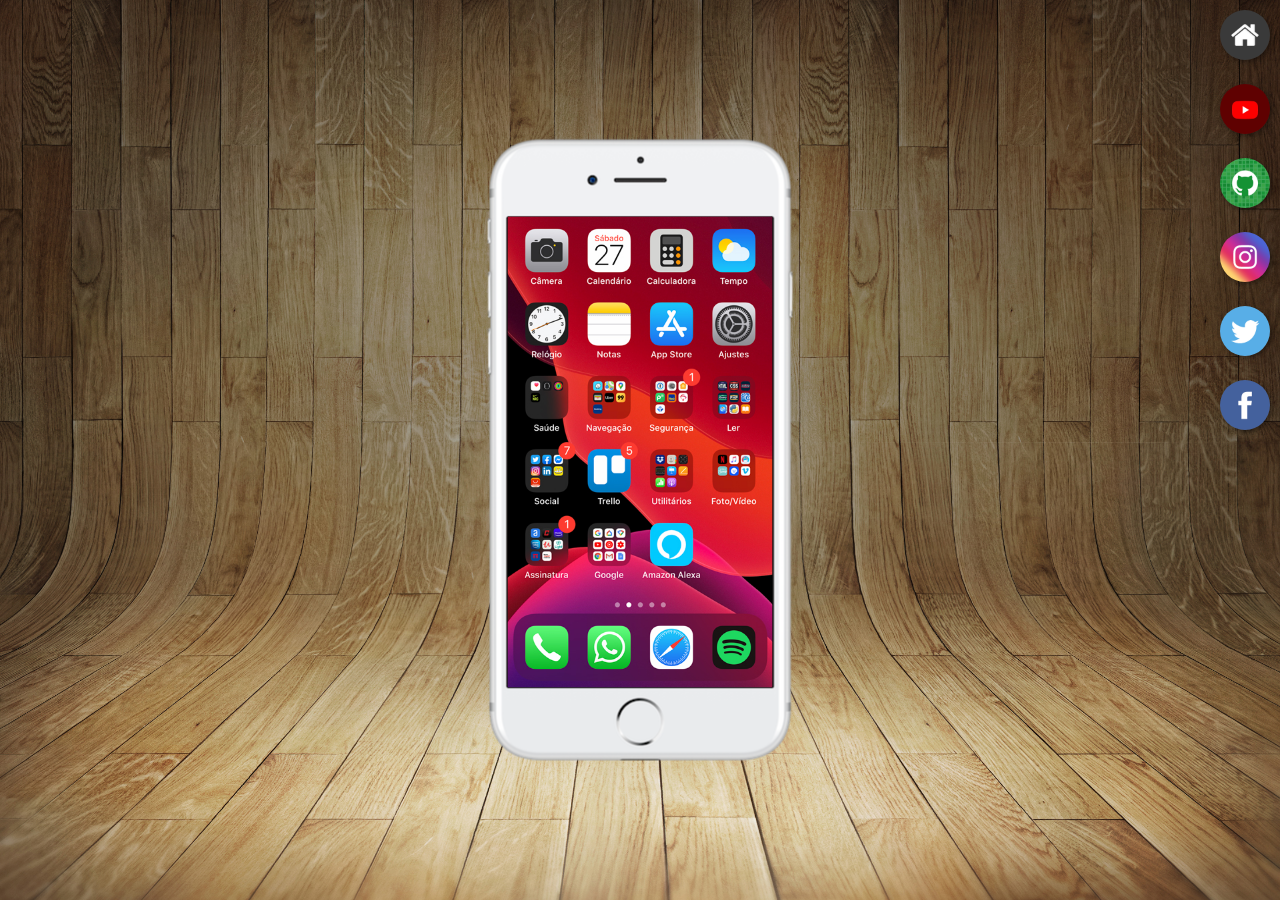
<file: index.html>
<!DOCTYPE html>
<html lang="pt-BR">
<head>
    <meta charset="UTF-8">
    <meta name="viewport" content="width=device-width, initial-scale=1.0">
    <link rel="shortcut icon" type="image/x-icon" href="favicon.ico">
    <link rel="stylesheet" href="estilo/style.css">
    <title>Projeto Redes Sociais</title>
</head>
<body>
    <main>
        <section id="telefone">
            <iframe src="home.html" name="tela" id="tela" frameborder="0">
                Seu navegador não é compatível com iframes.
            </iframe>

        </section>
        <section id="redes-sociais">
            <a href="home.html" target="tela"><img src="imagens/logo-home.jpg" alt="home"></a> <br>
            <a href="youtube.html" target="tela"><img src="imagens/logo-youtube.jpg" alt="YouTube"></a> <br>
            <a href="github.html" target="tela"><img src="imagens/logo-github.jpg" alt="Github"></a> <br>
            <a href="instagram.html" target="tela"><img src="imagens/logo-instagram.jpg" alt="Instagram"></a> <br>
            <a href="twitter.html" target="tela"><img src="imagens/logo-twitter.jpg" alt="Twitter"></a> <br>
            <a href="facebook.html" target="tela"><img src="imagens/logo-facebook.jpg" alt="Facebook"></a> <br>
        </section>
    </main>
</body>
</html>
</file>
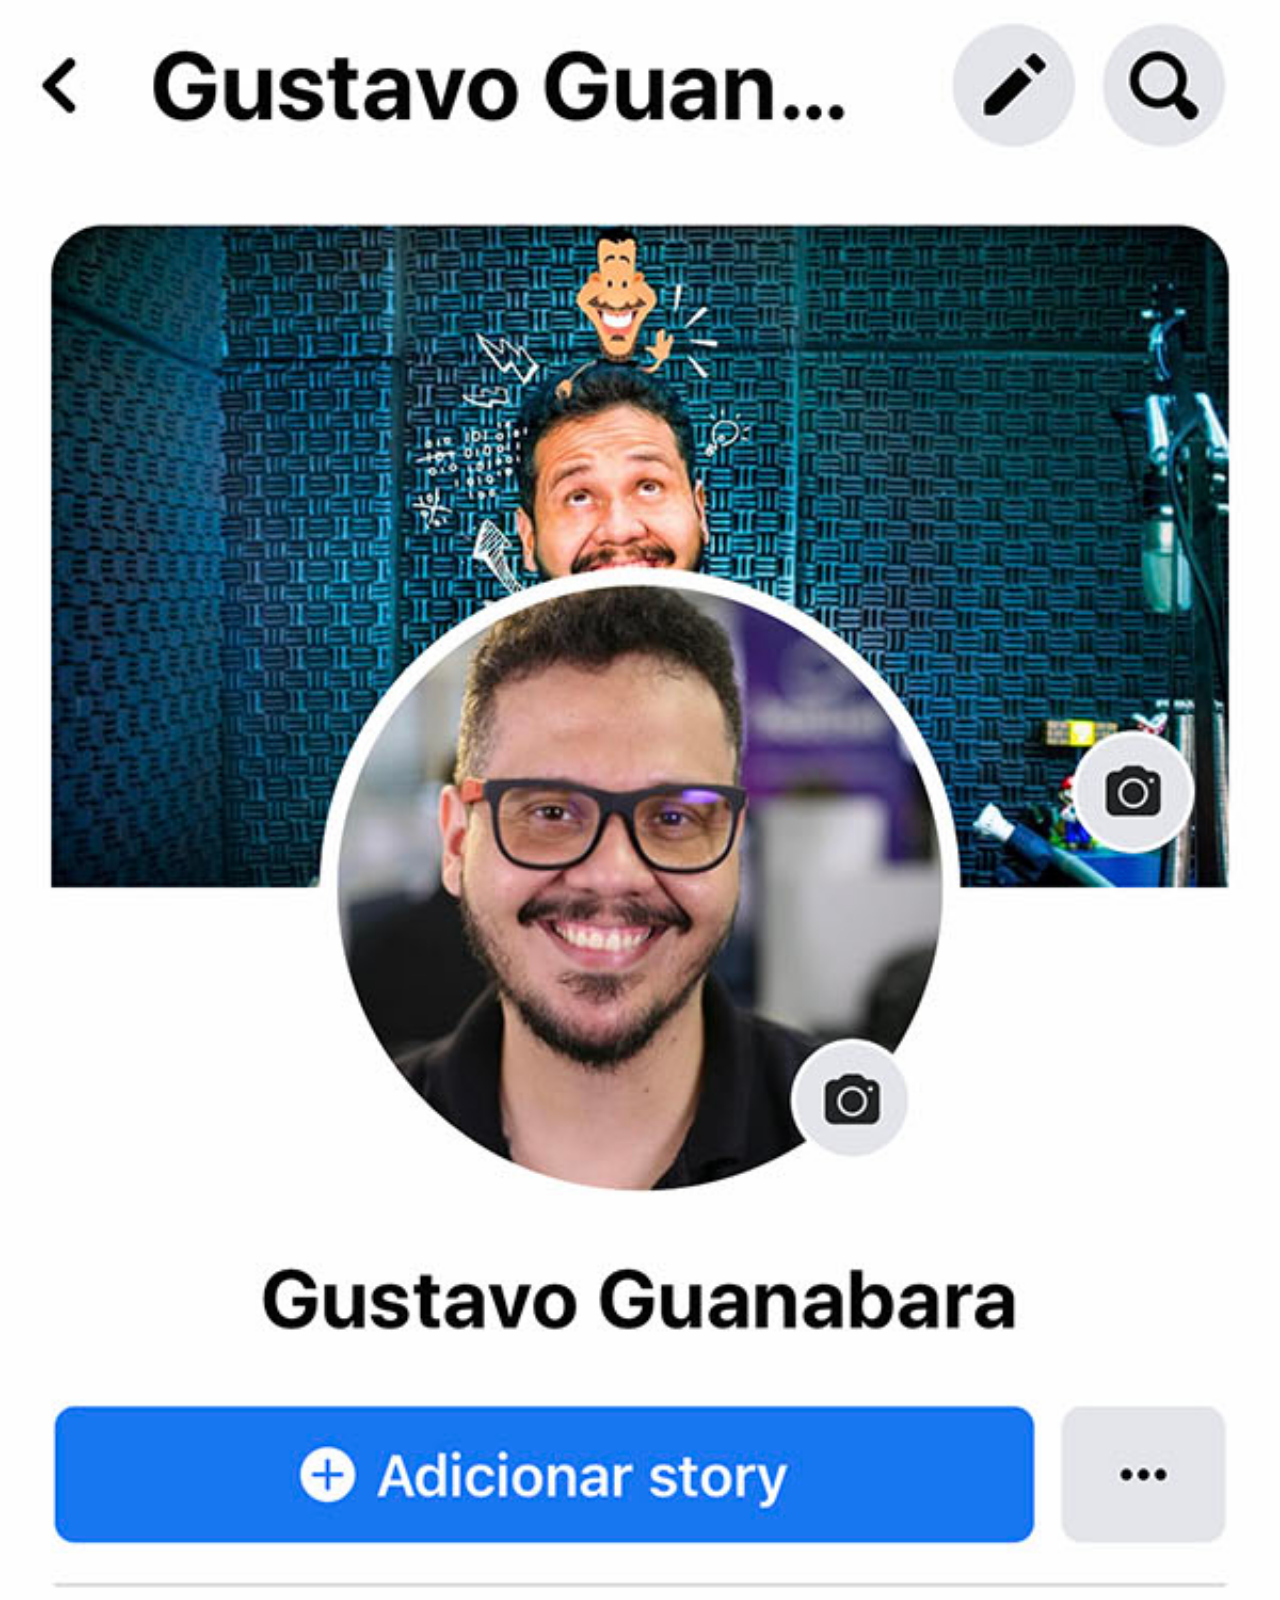
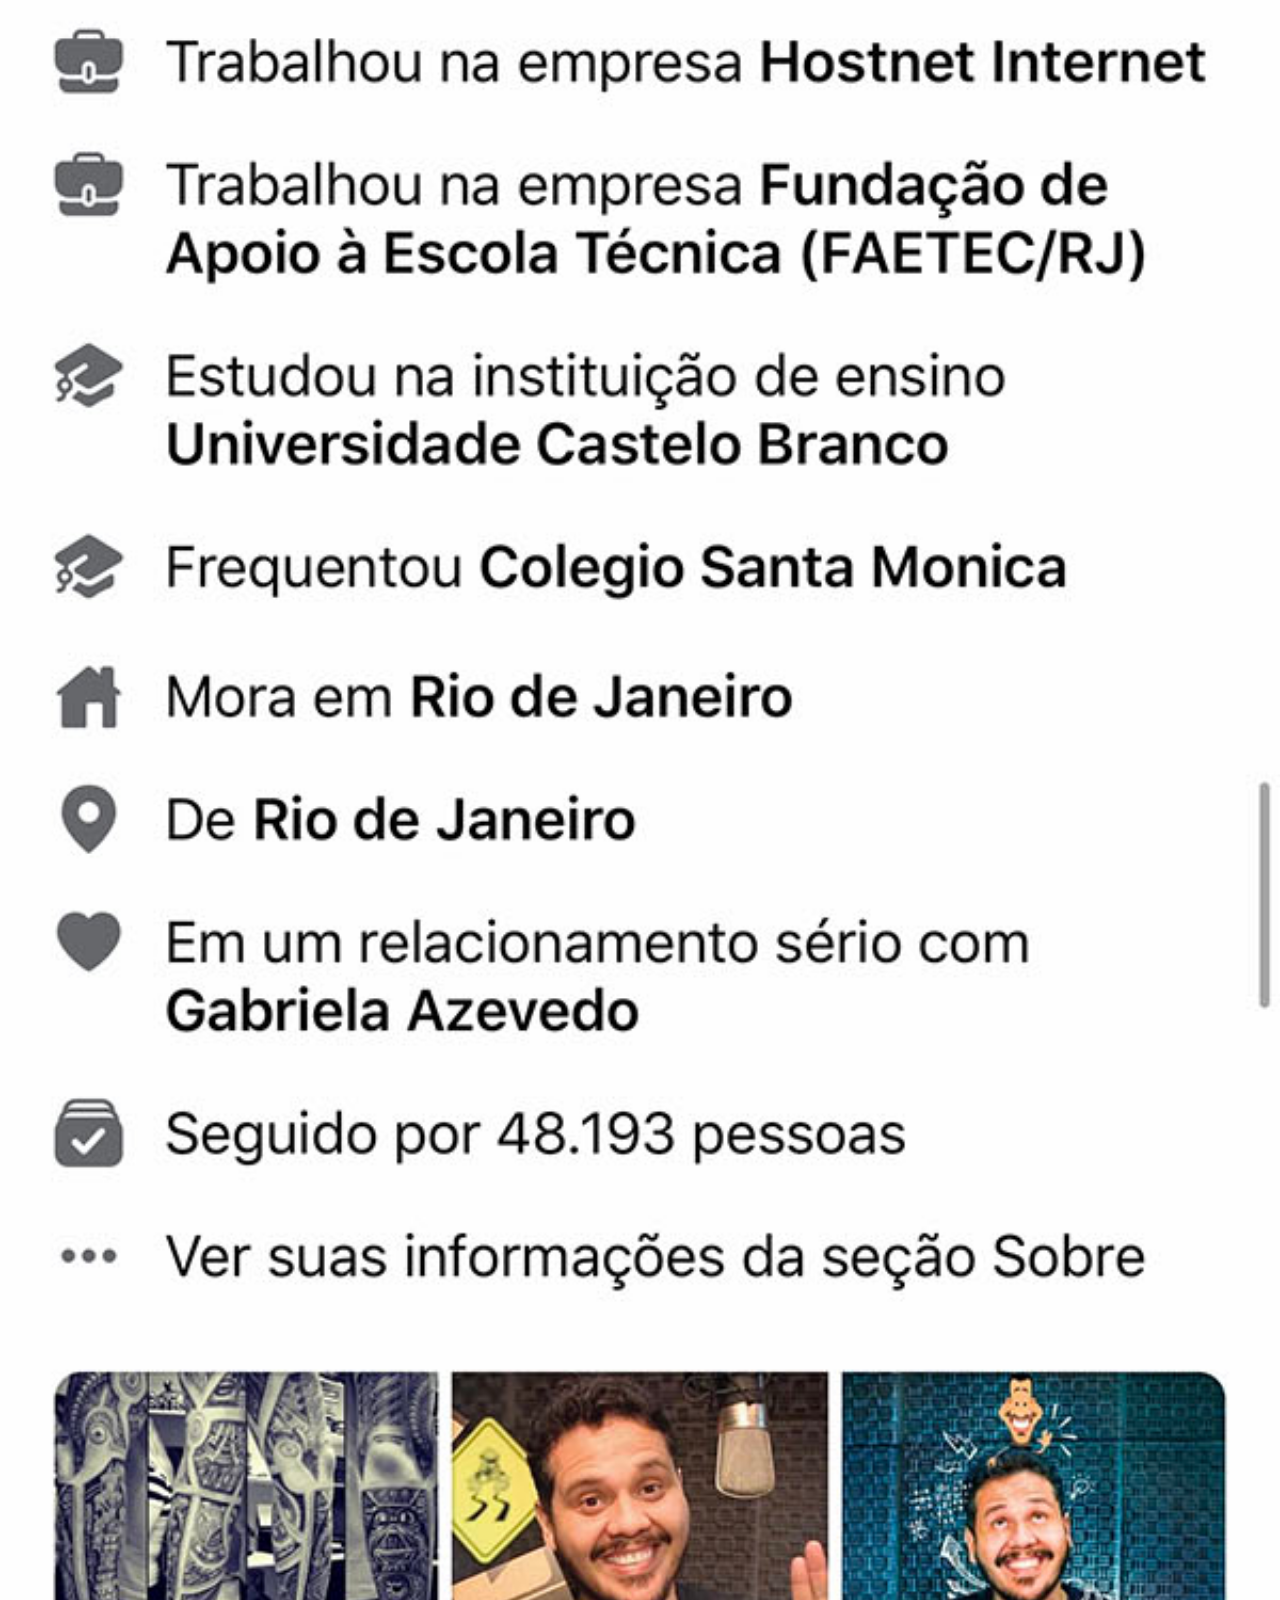
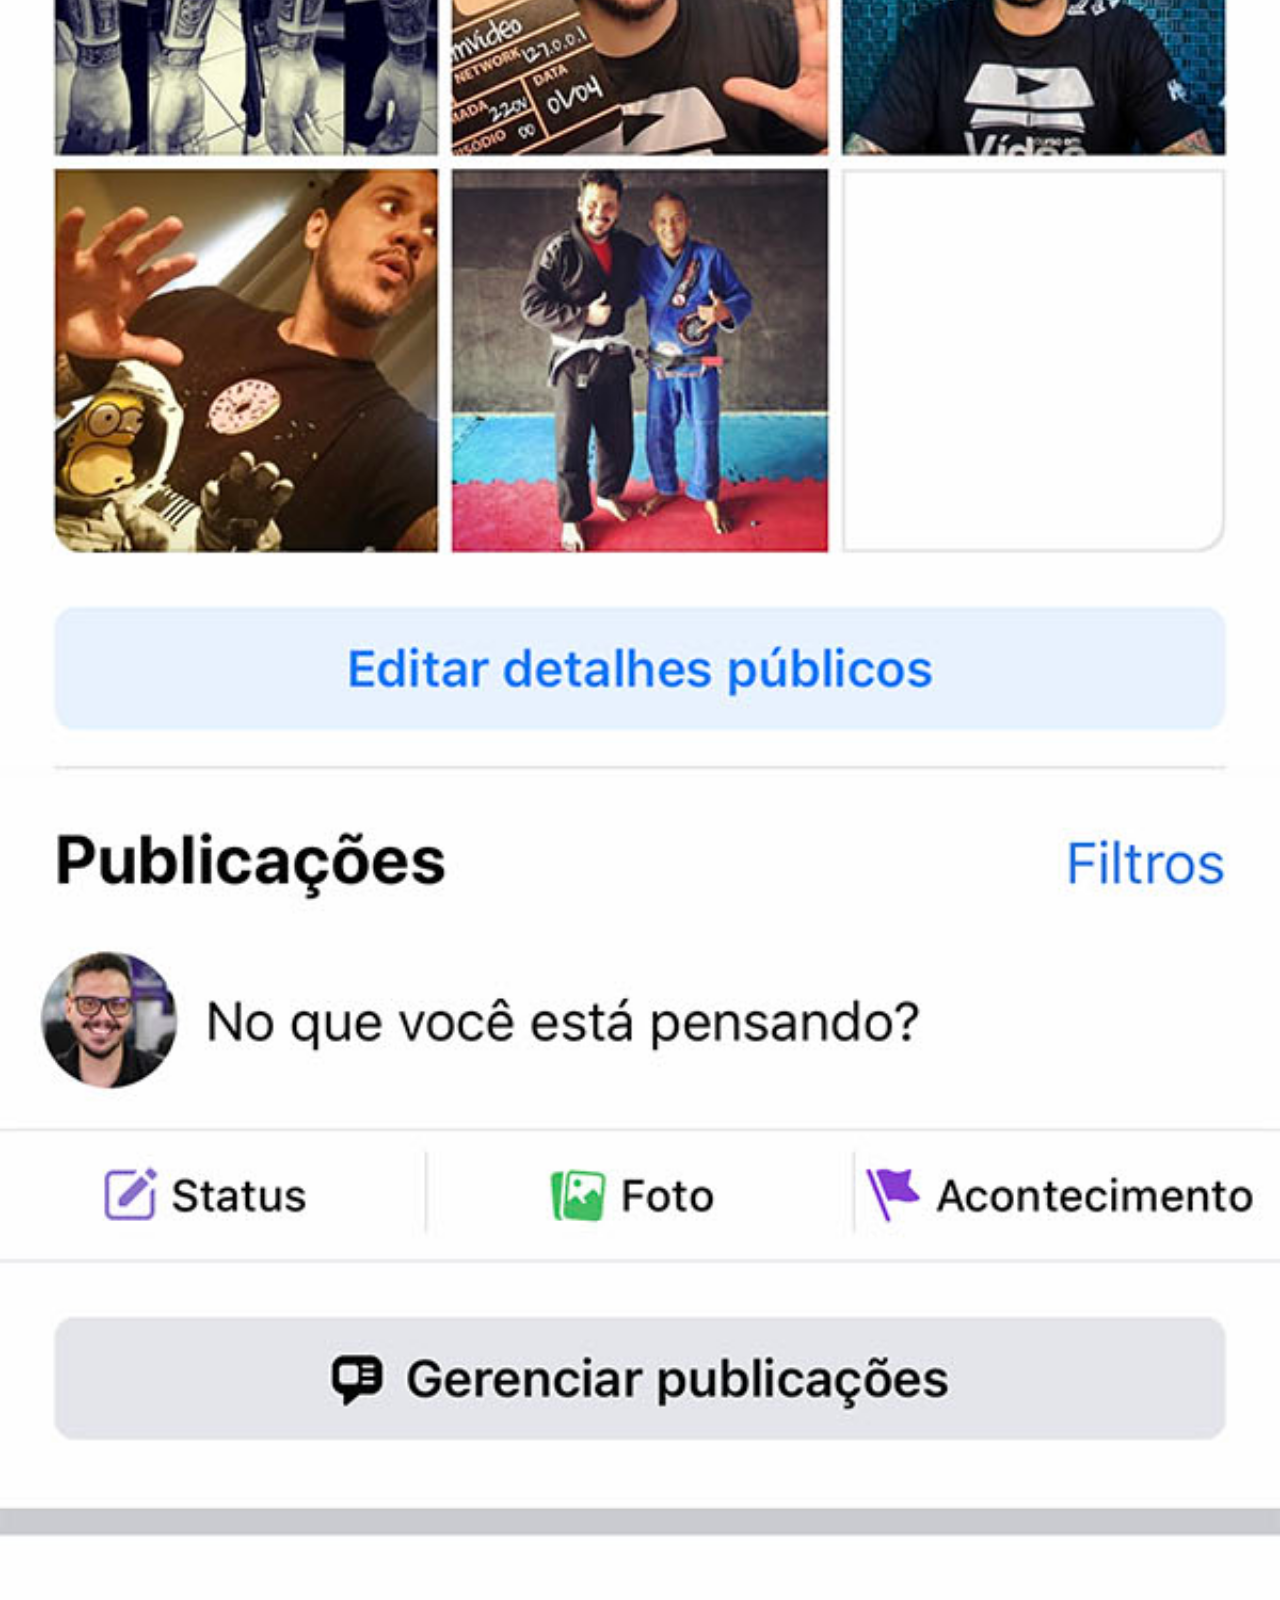
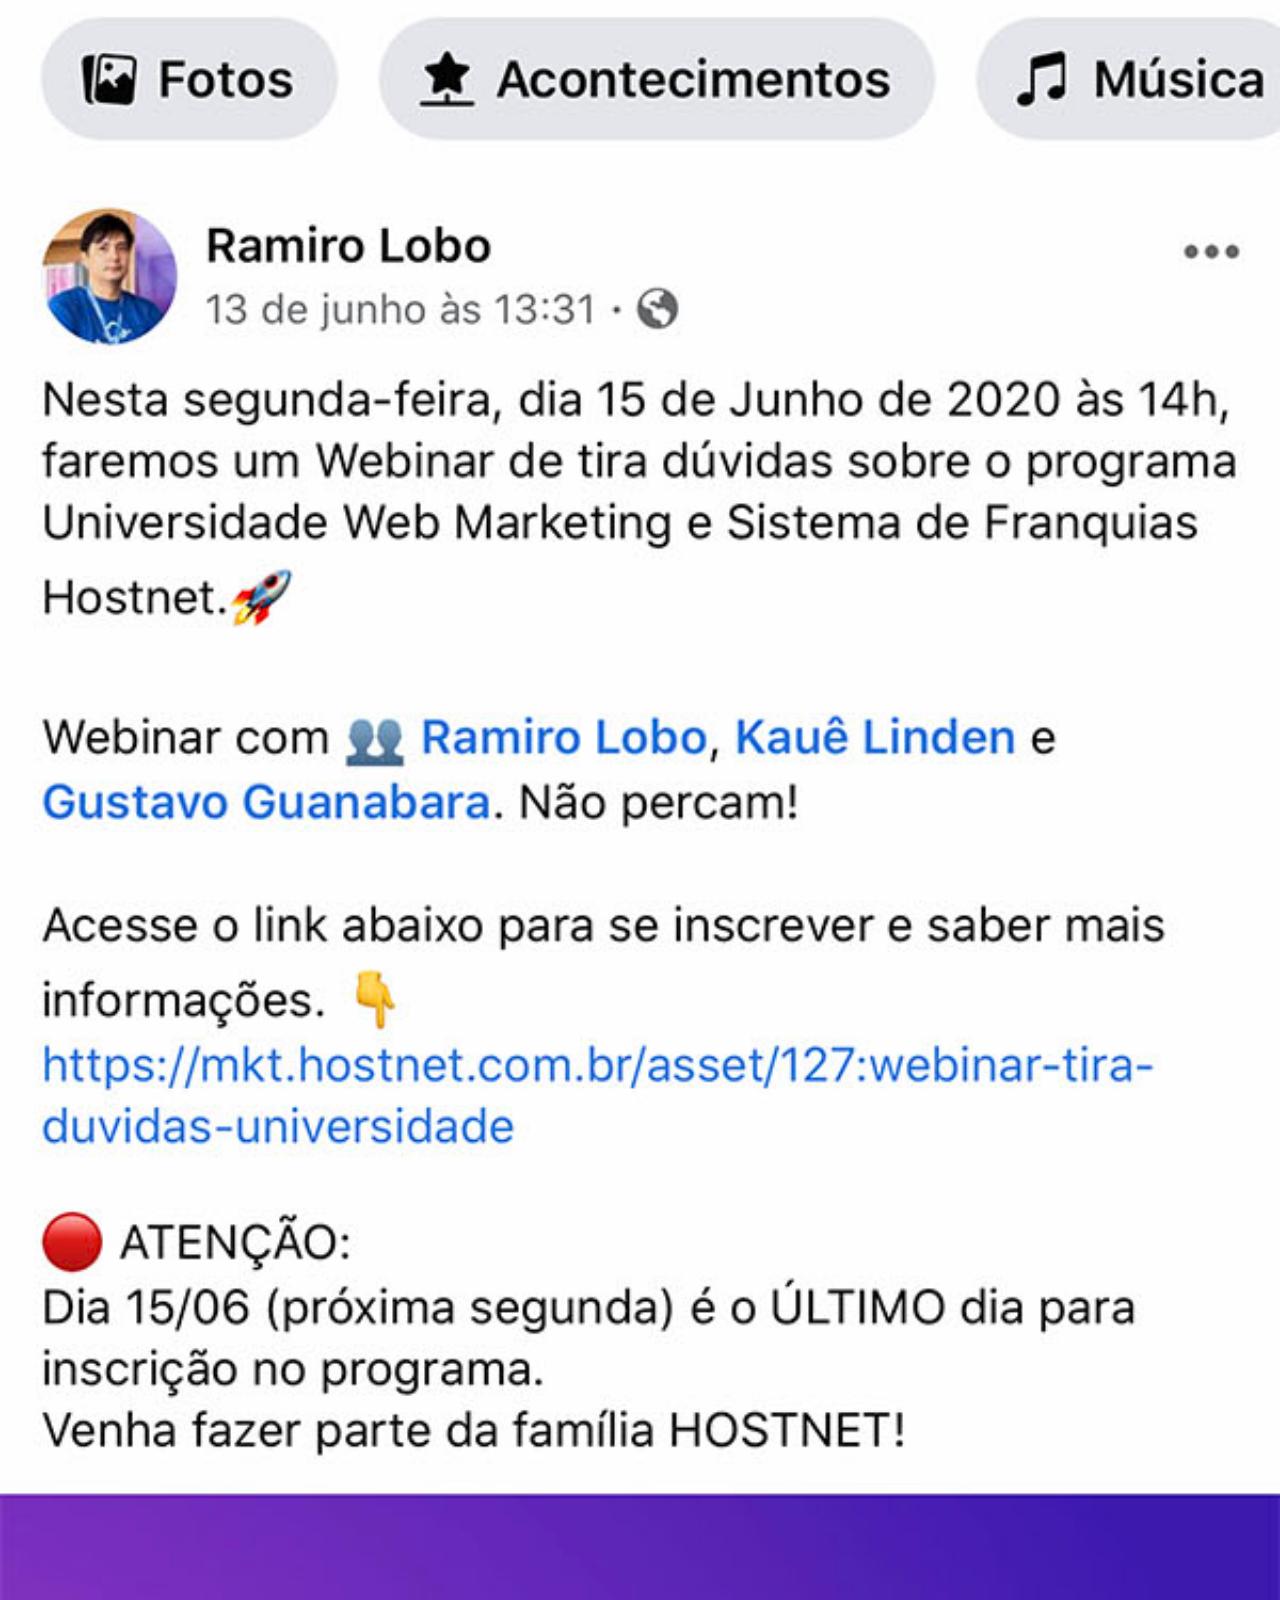
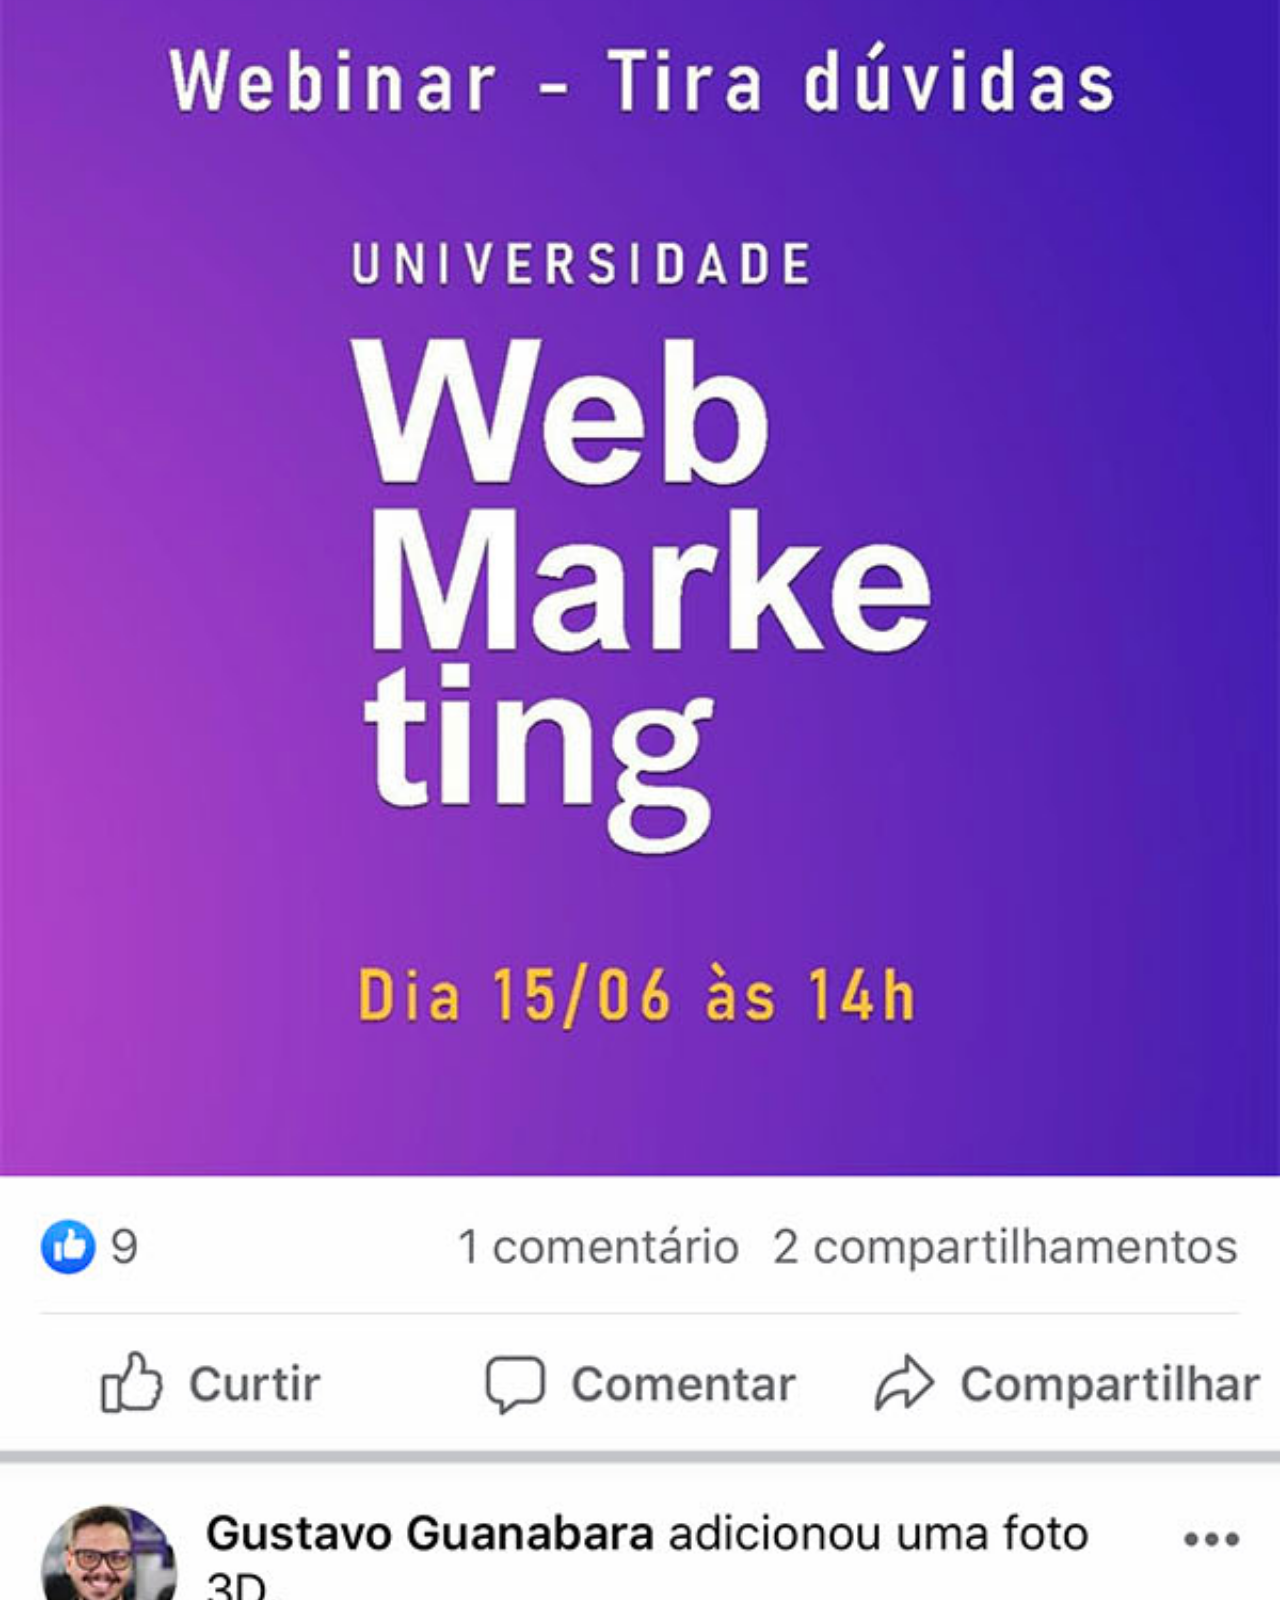
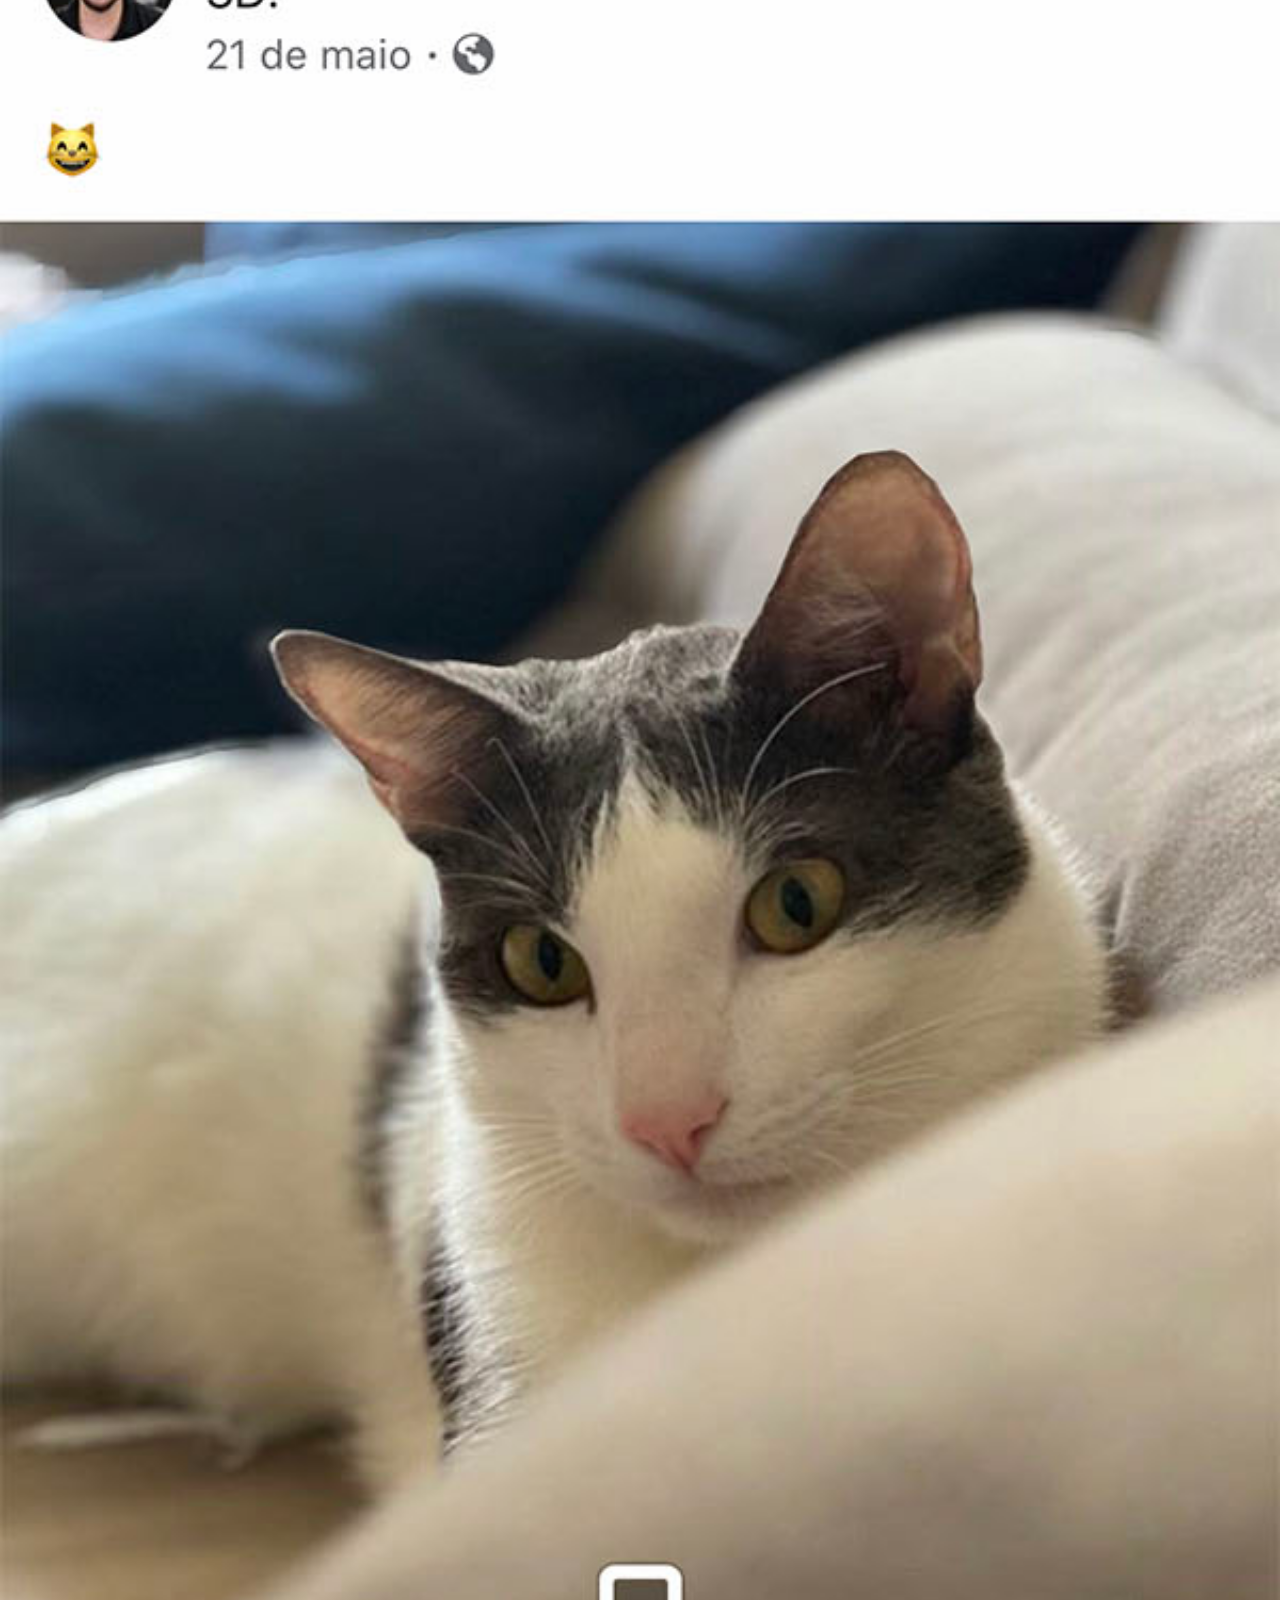
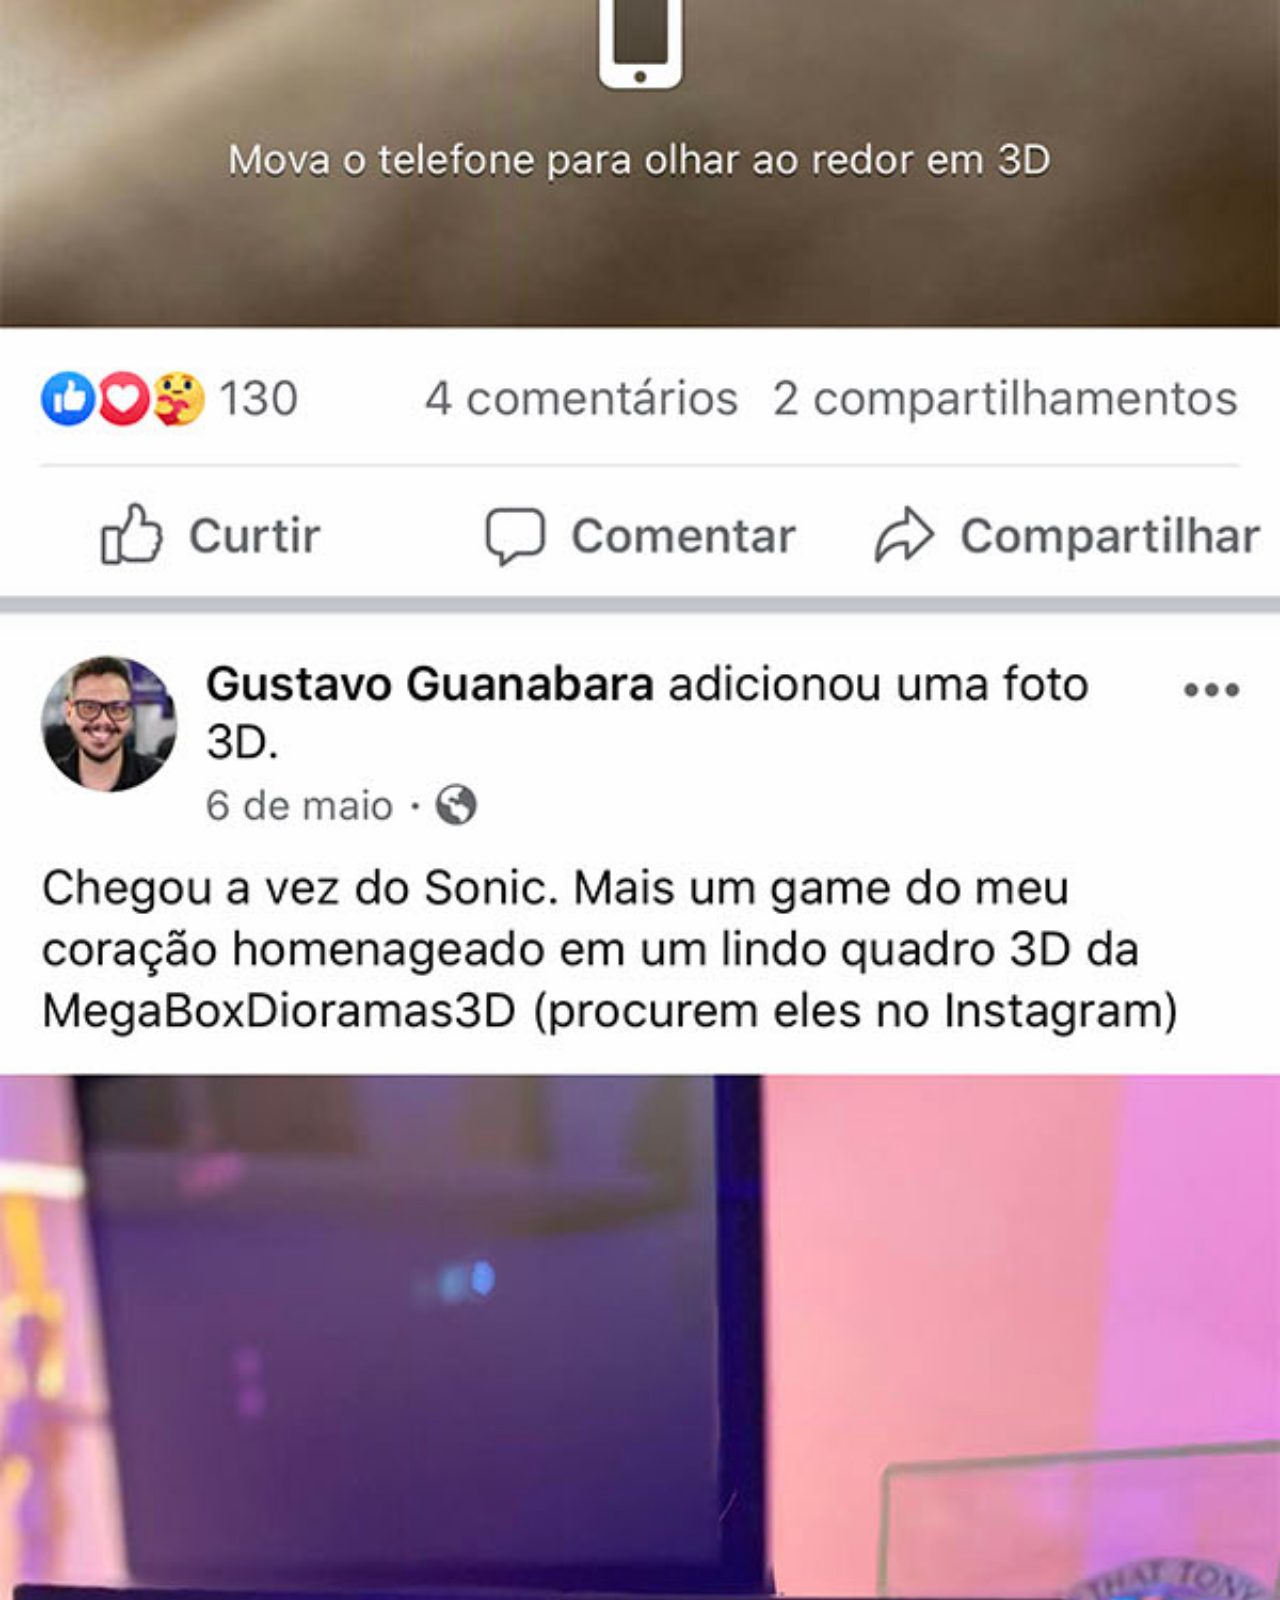
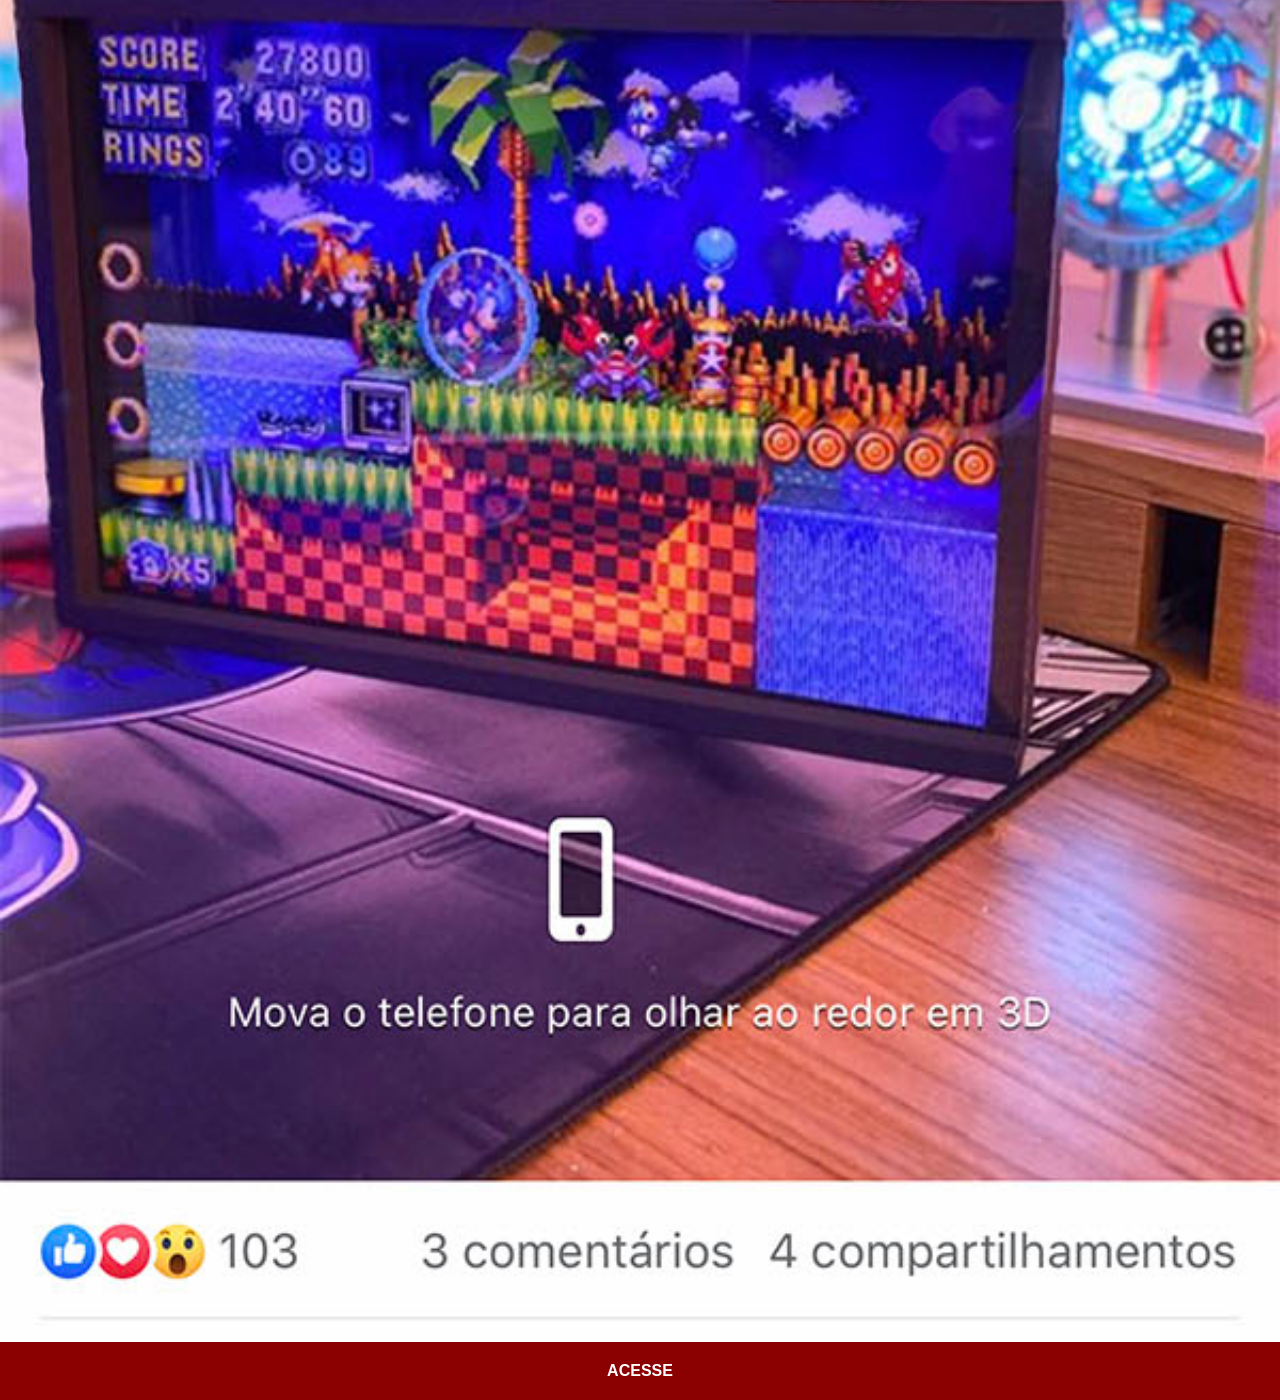
<file: facebook.html>
<!DOCTYPE html>
<html lang="pt-BR">
<head>
    <meta charset="UTF-8">
    <meta name="viewport" content="width=device-width, initial-scale=1.0">
    <link rel="stylesheet" href="estilo/social.css">
    <title>Facebook</title>
</head>
<body>
    <img src="imagens/tela-facebook.jpg" alt=""><a href="https://www.facebook.com/gustavoguanabara/?locale=pt_BR" target="_blank">ACESSE</a>
</body>
</html>
</file>
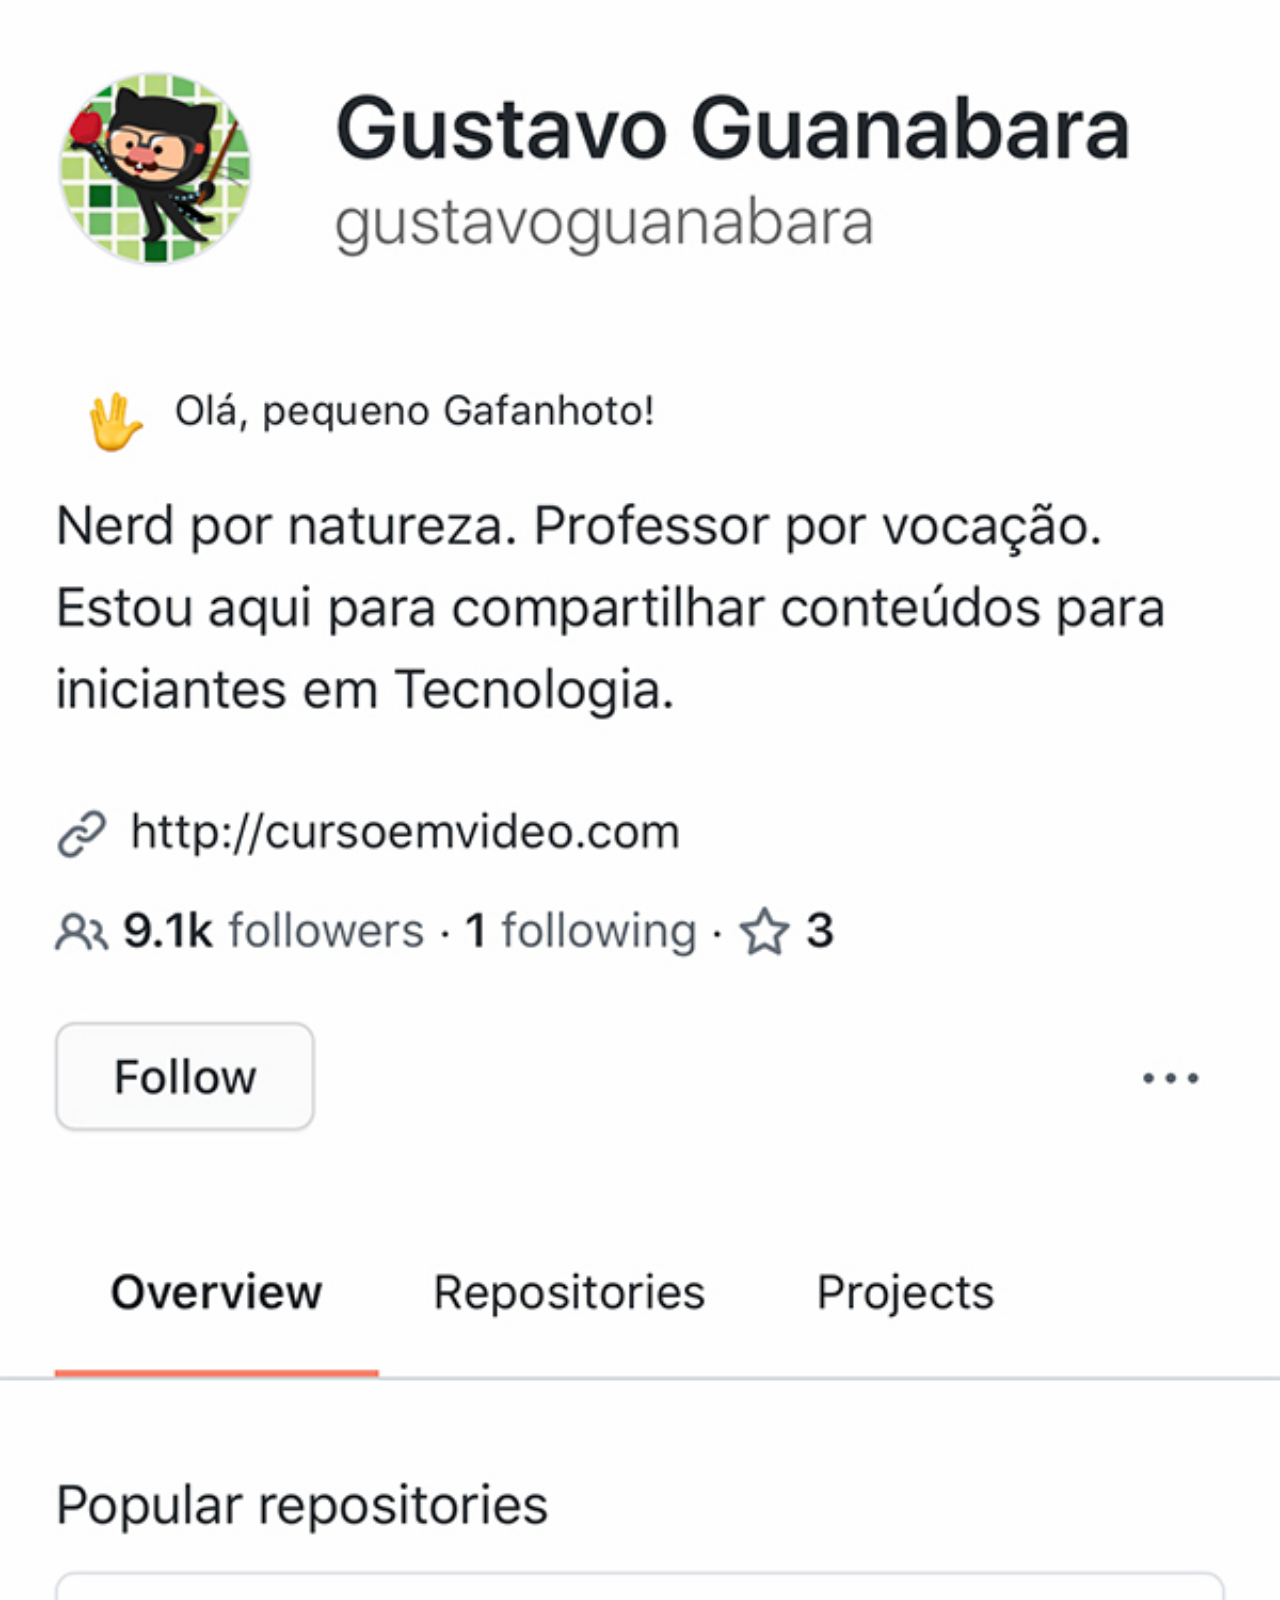
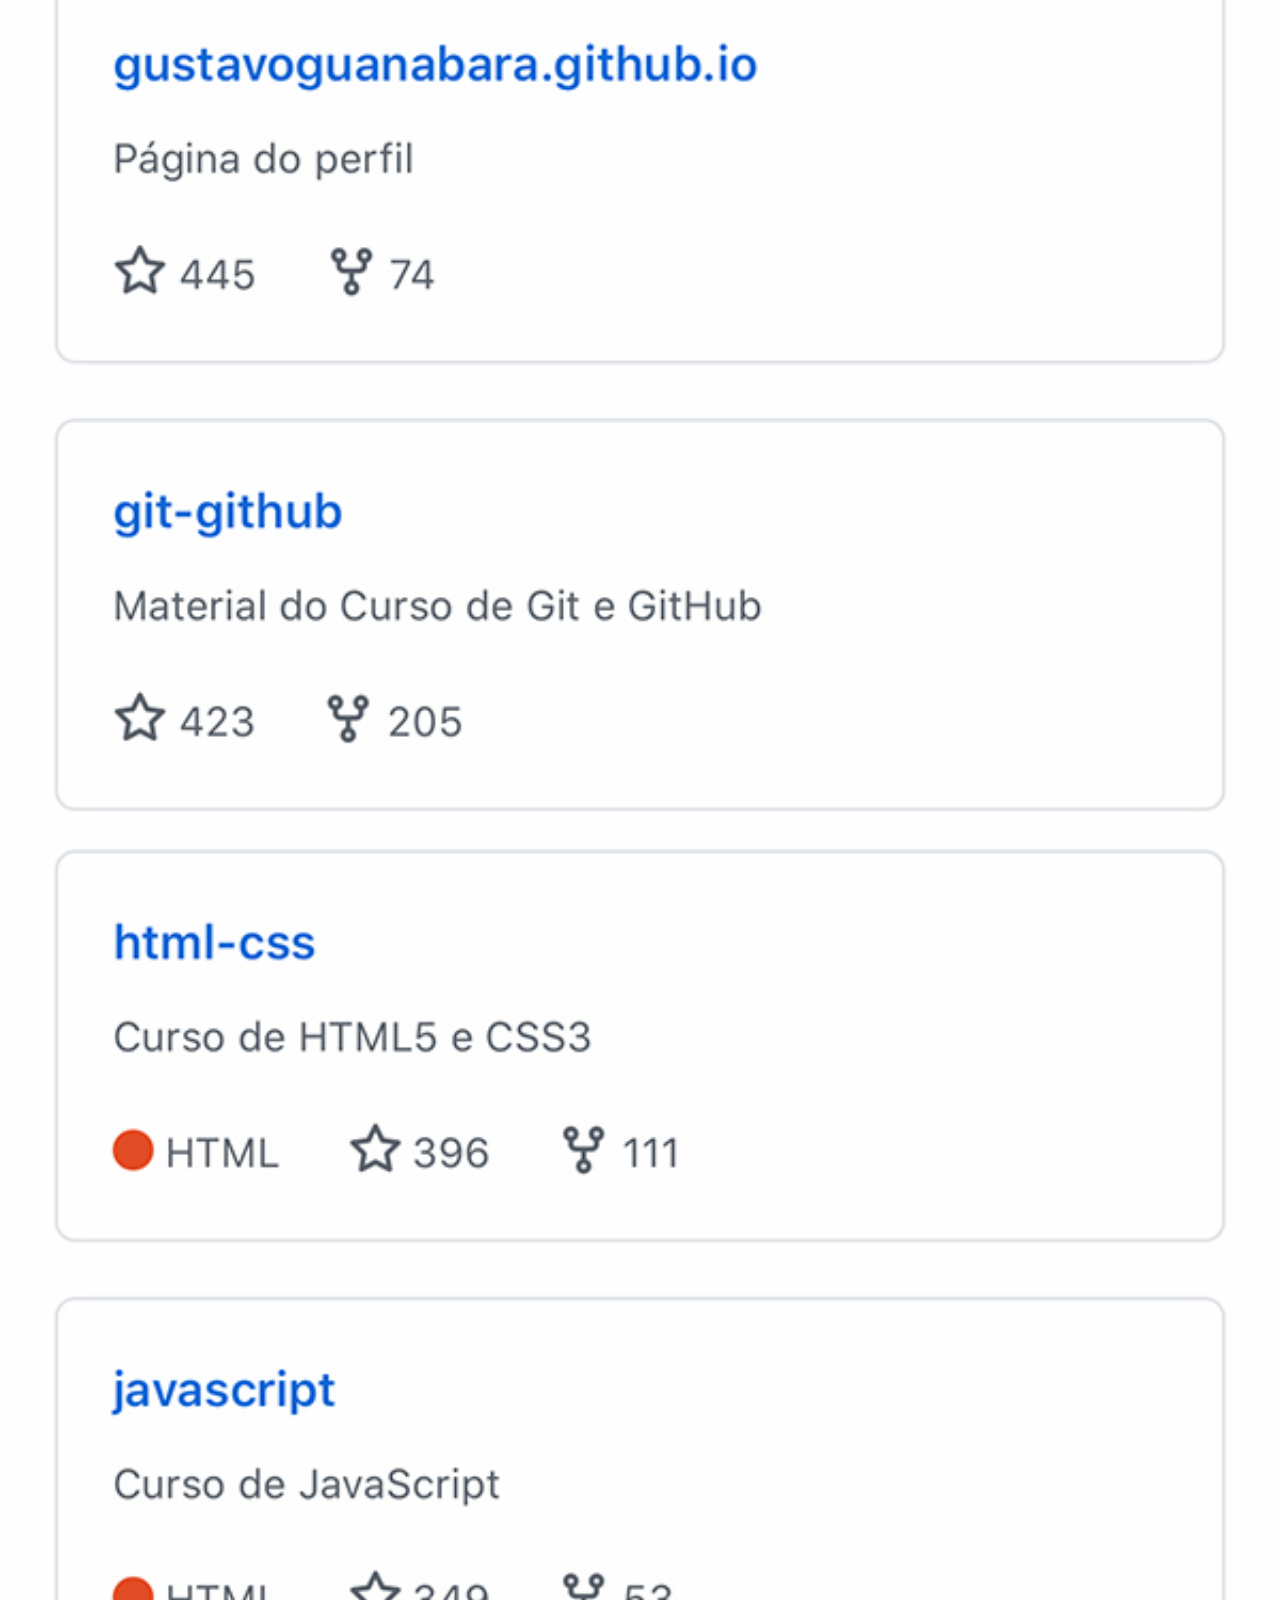
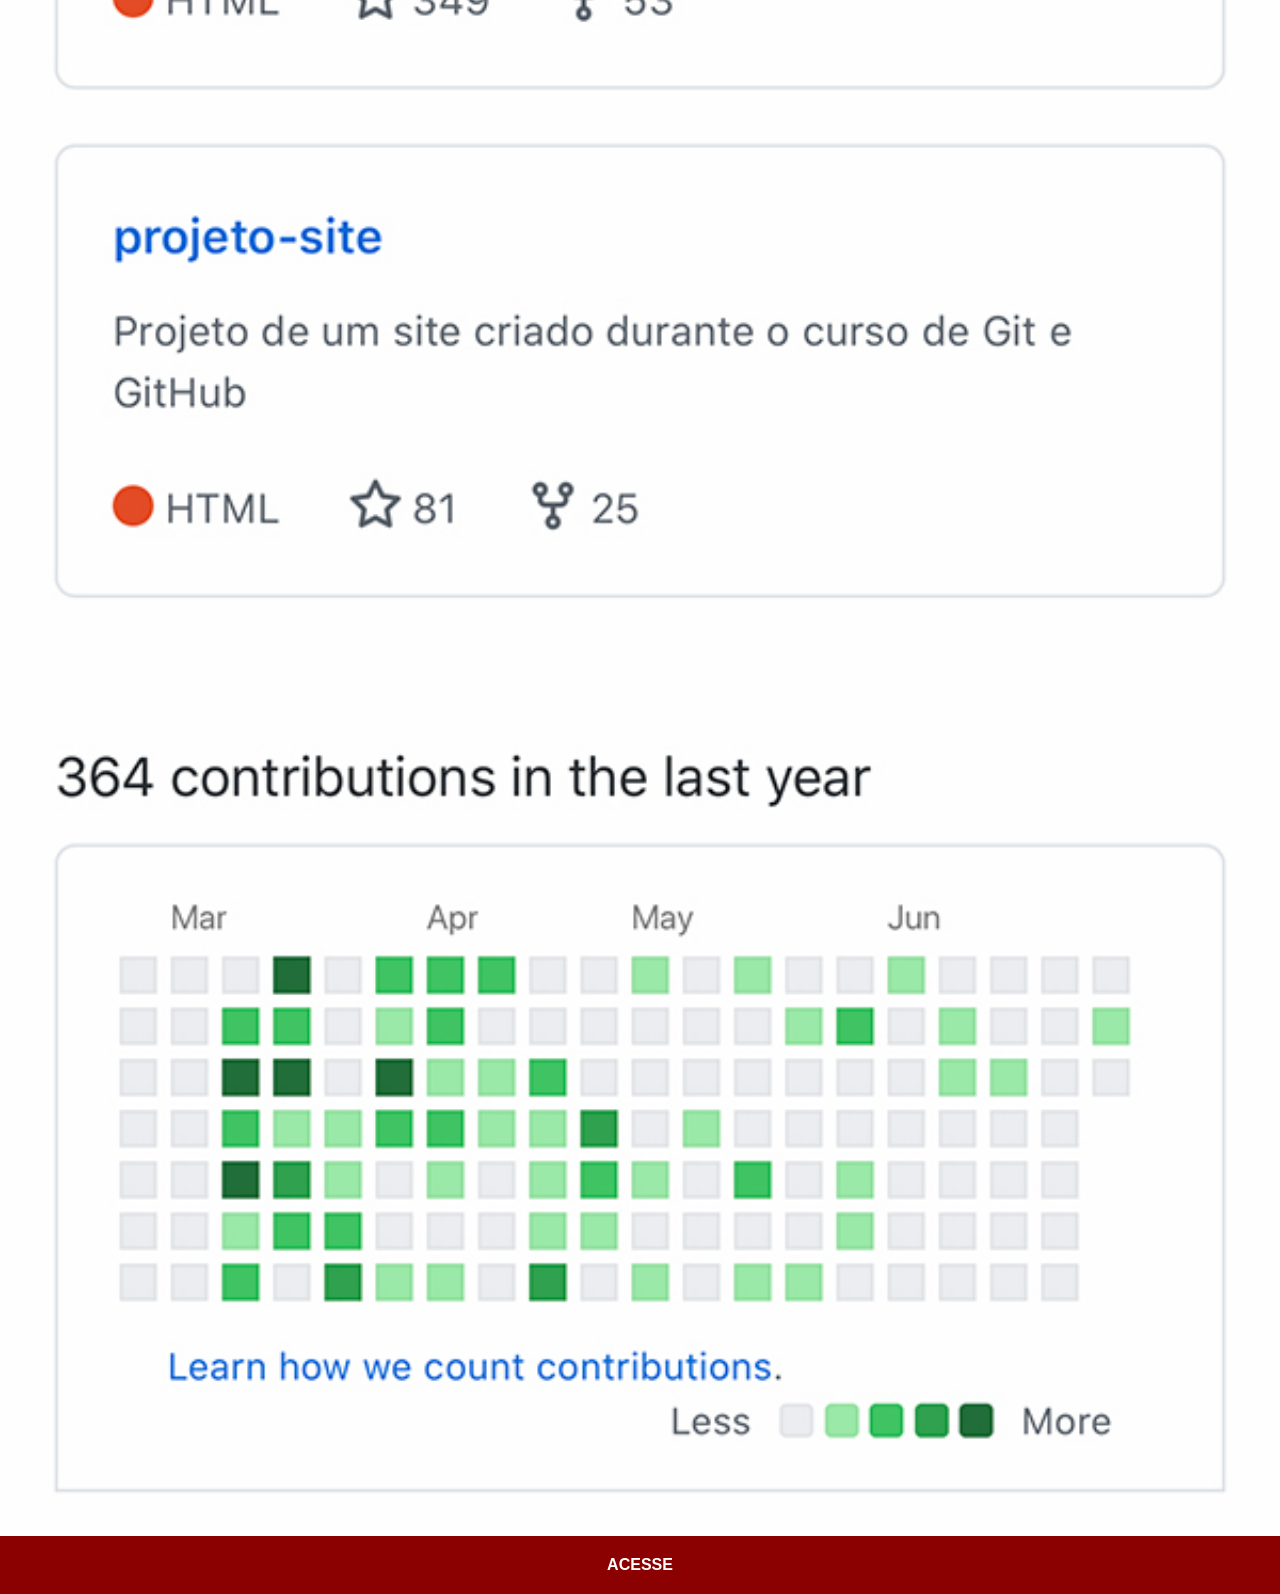
<file: github.html>
<!DOCTYPE html>
<html lang="pt-BR">
<head>
    <meta charset="UTF-8">
    <meta name="viewport" content="width=device-width, initial-scale=1.0">
    <link rel="stylesheet" href="estilo/social.css">
    <title>Github</title>
</head>
<body>
    <img src="imagens/tela-github.jpg" alt=""><a href="https://gustavoguanabara.github.io/" target="_blank">ACESSE</a>
</body>
</html>
</file>
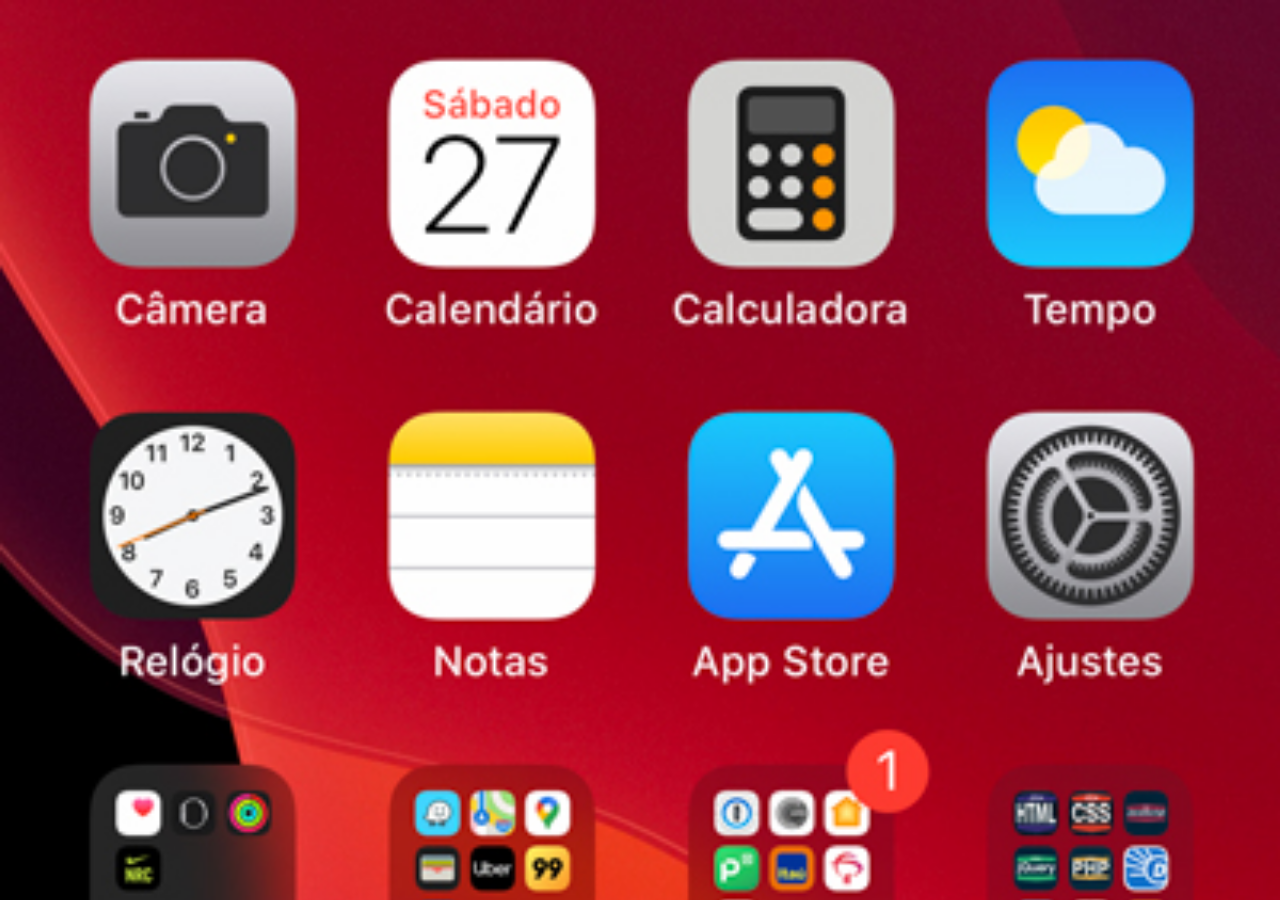
<file: home.html>
<!DOCTYPE html>
<html lang="pt-BR">
<head>
    <meta charset="UTF-8">
    <meta name="viewport" content="width=device-width, initial-scale=1.0">
    <title>Document</title>
    <style>
        * {
            margin: 0;
            padding: 0;
        }

        body {
            width: 100vw;
            height: 100vh;
            background: black url('imagens/tela-home.jpg') no-repeat top center;
            background-size: cover;
        }
    </style>
</head>
<body>
    
</body>
</html>
</file>
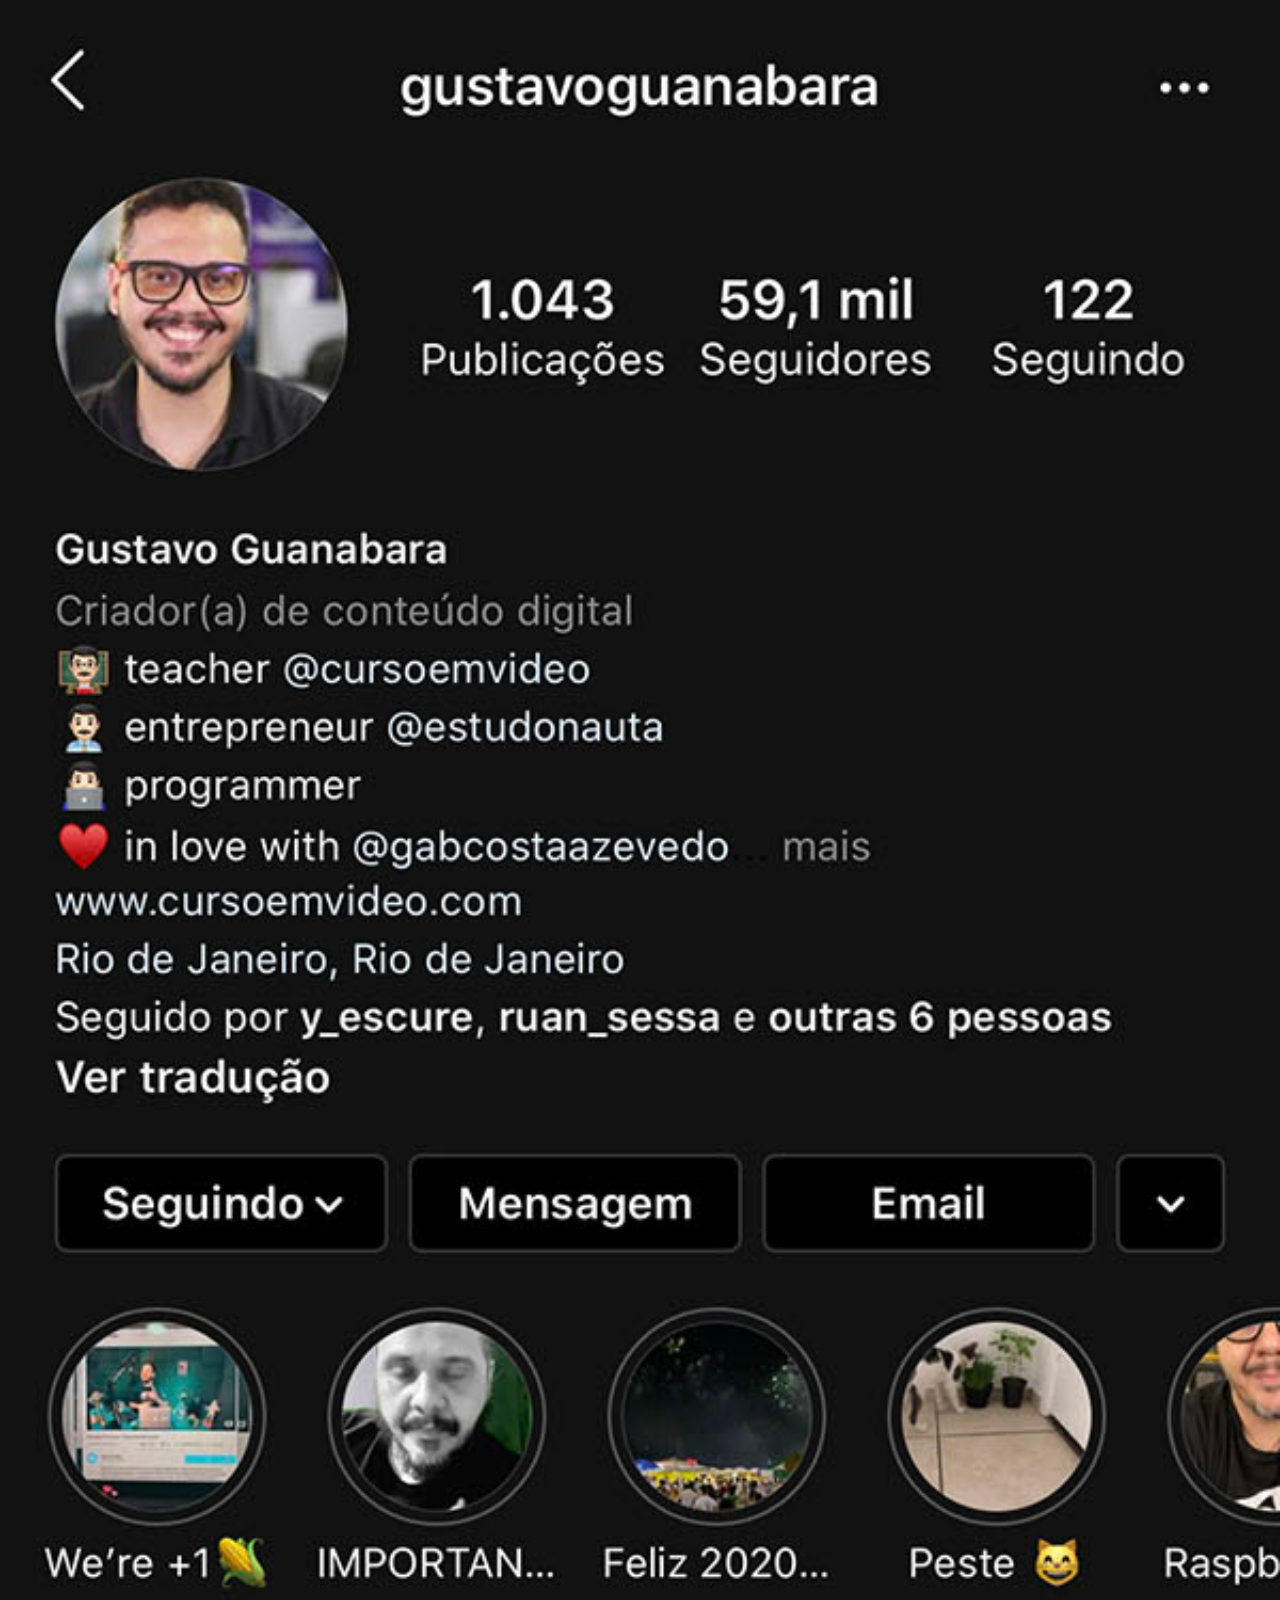
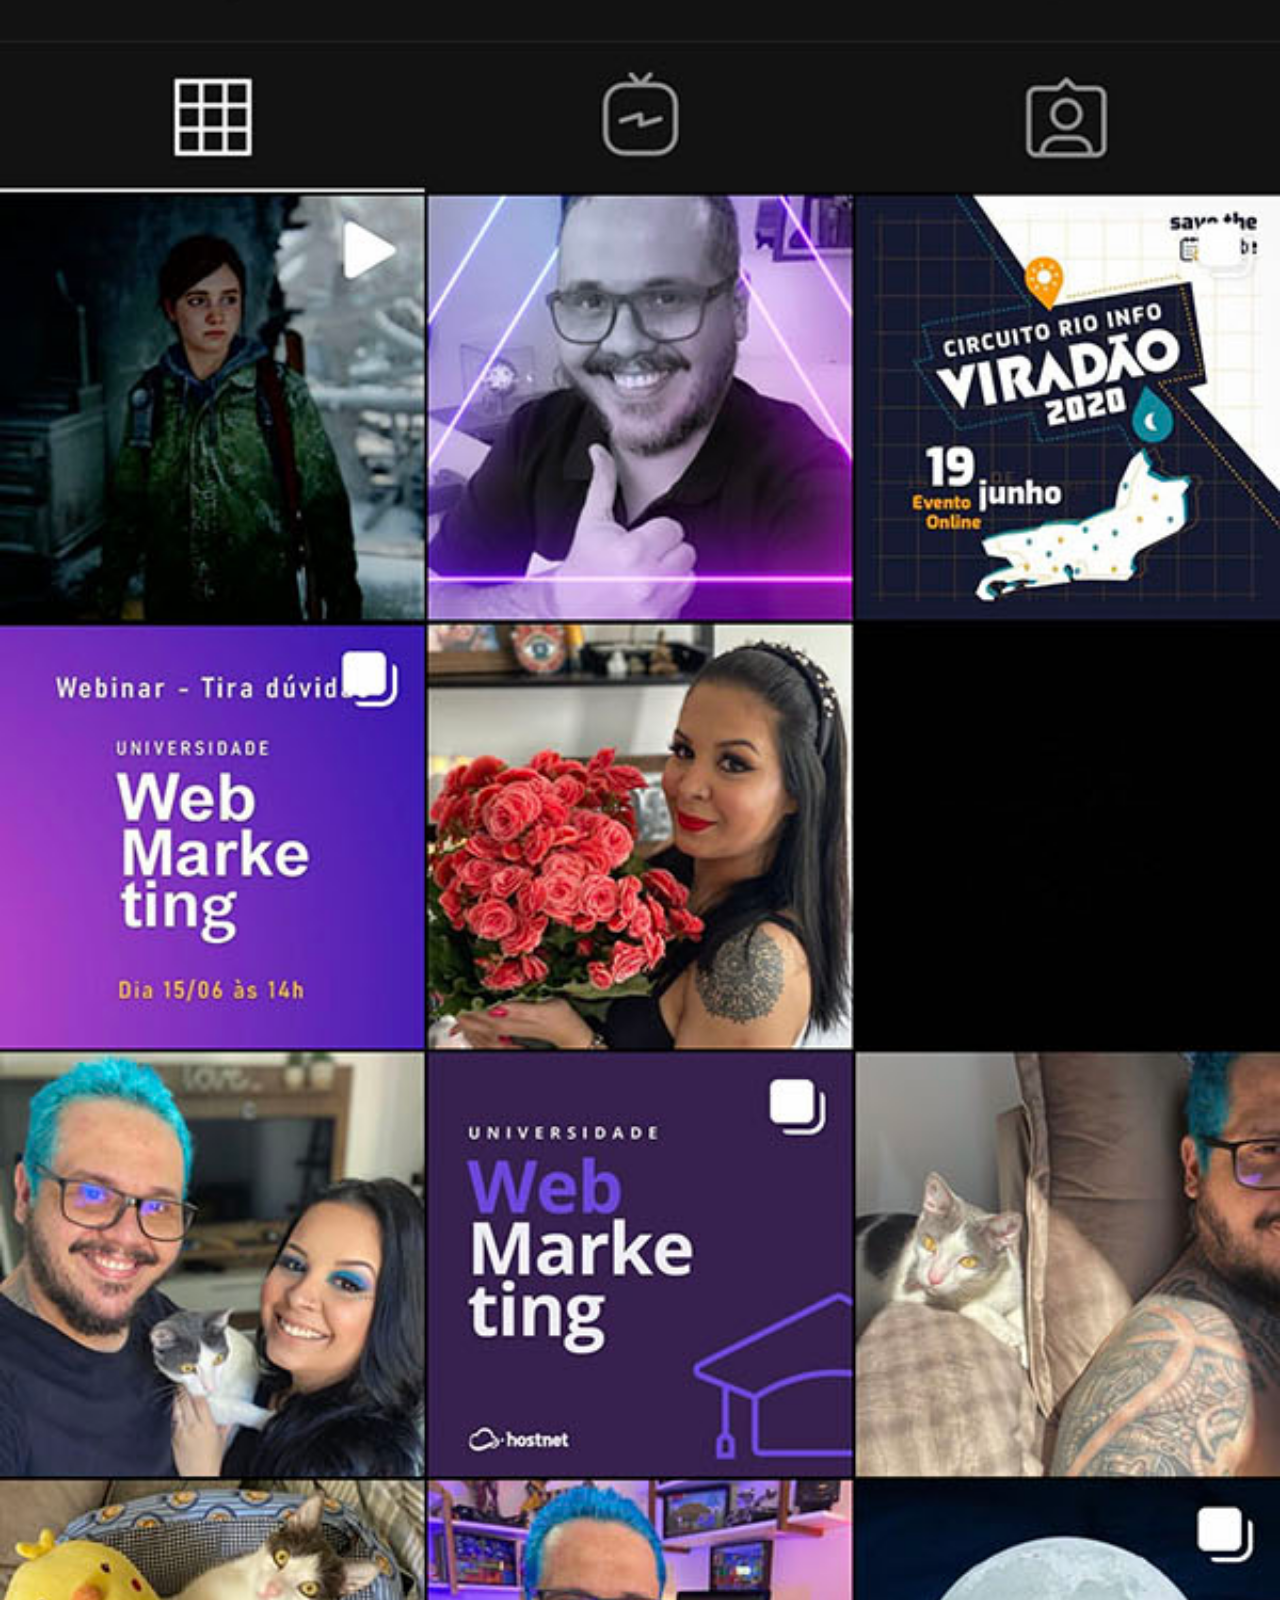
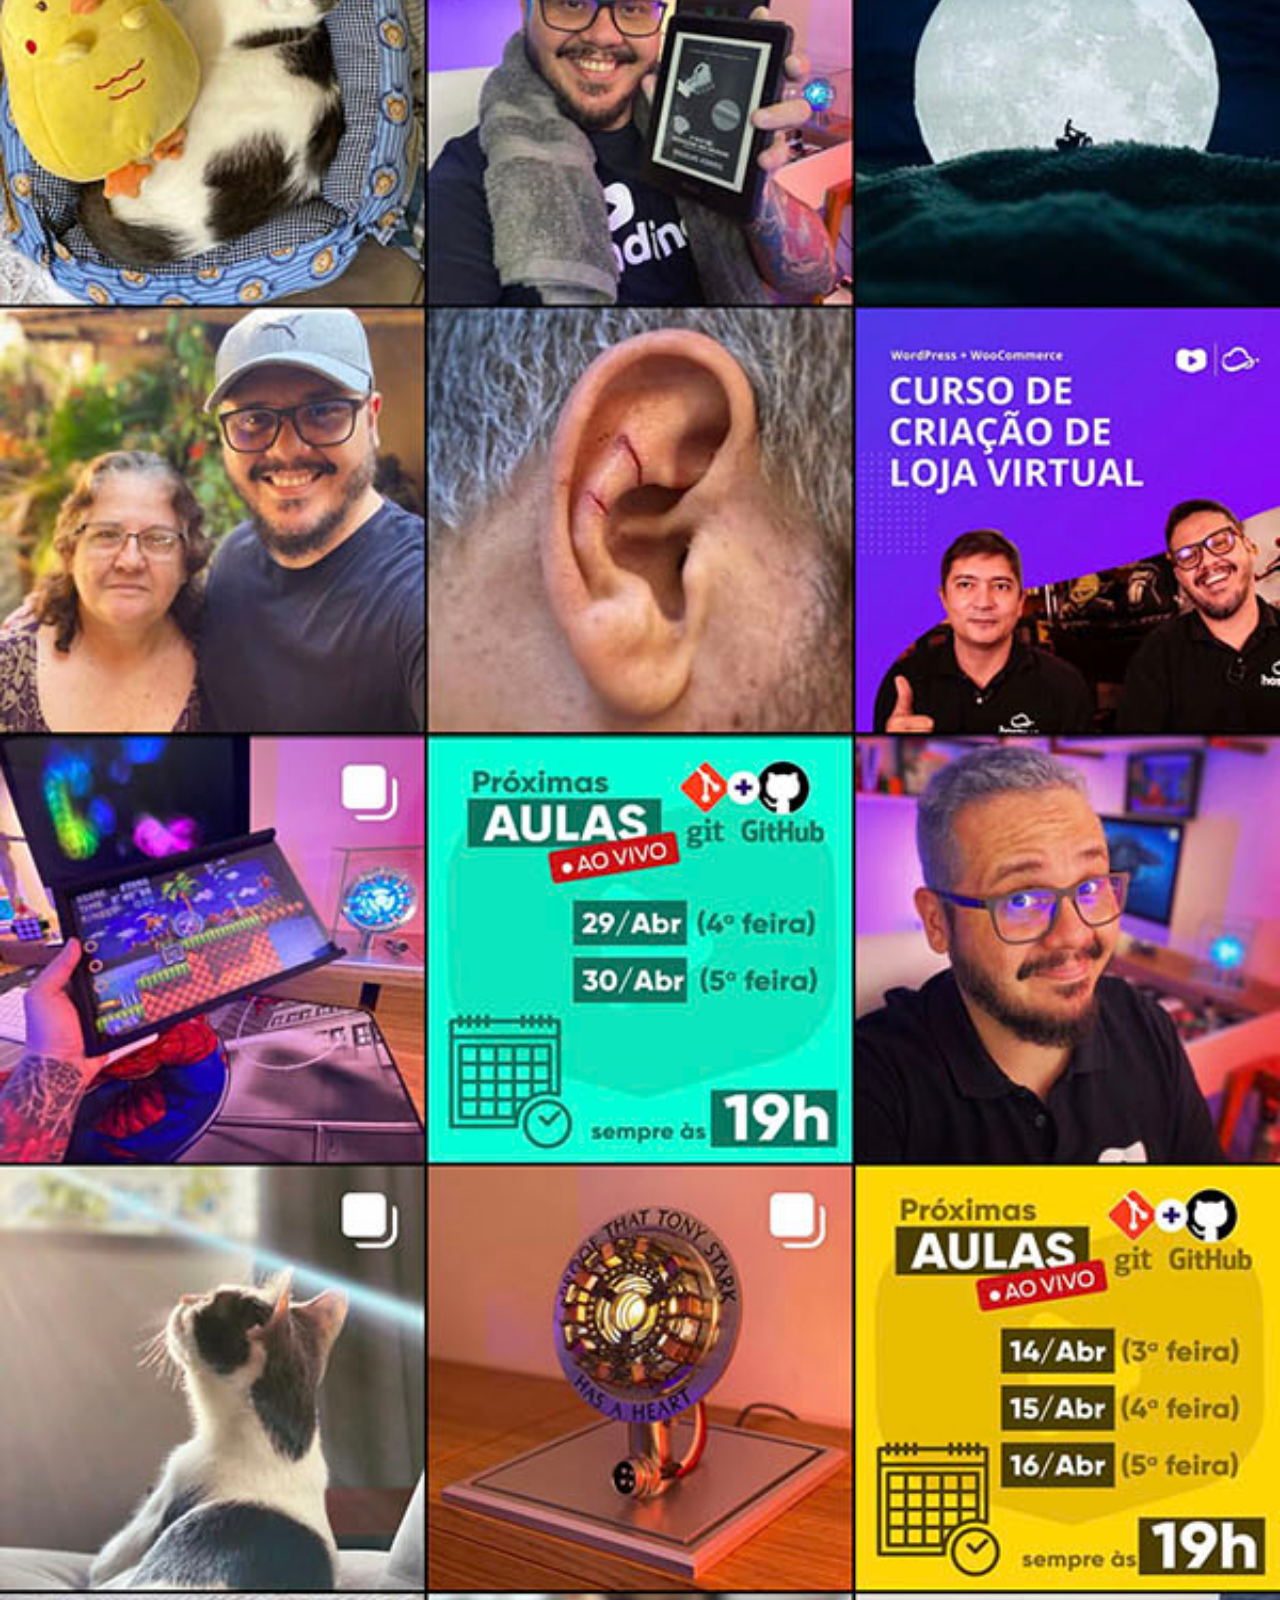
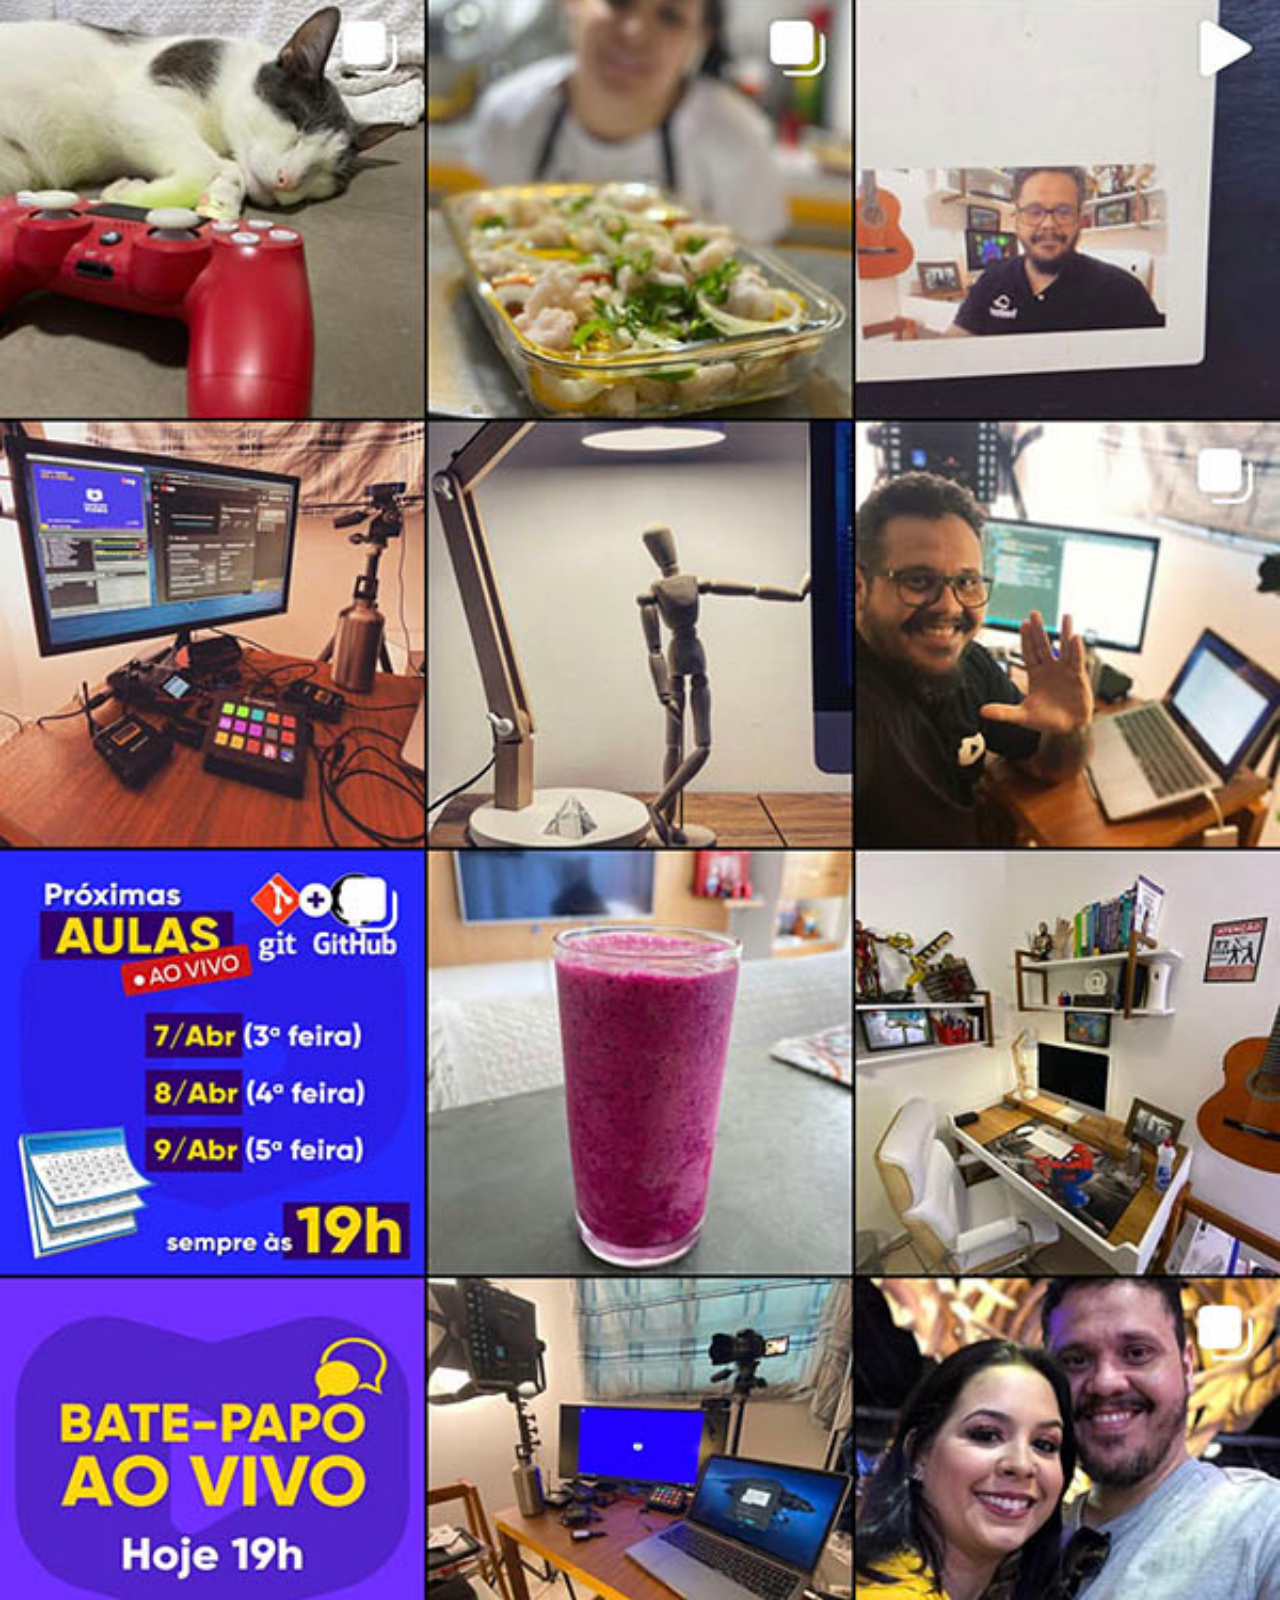
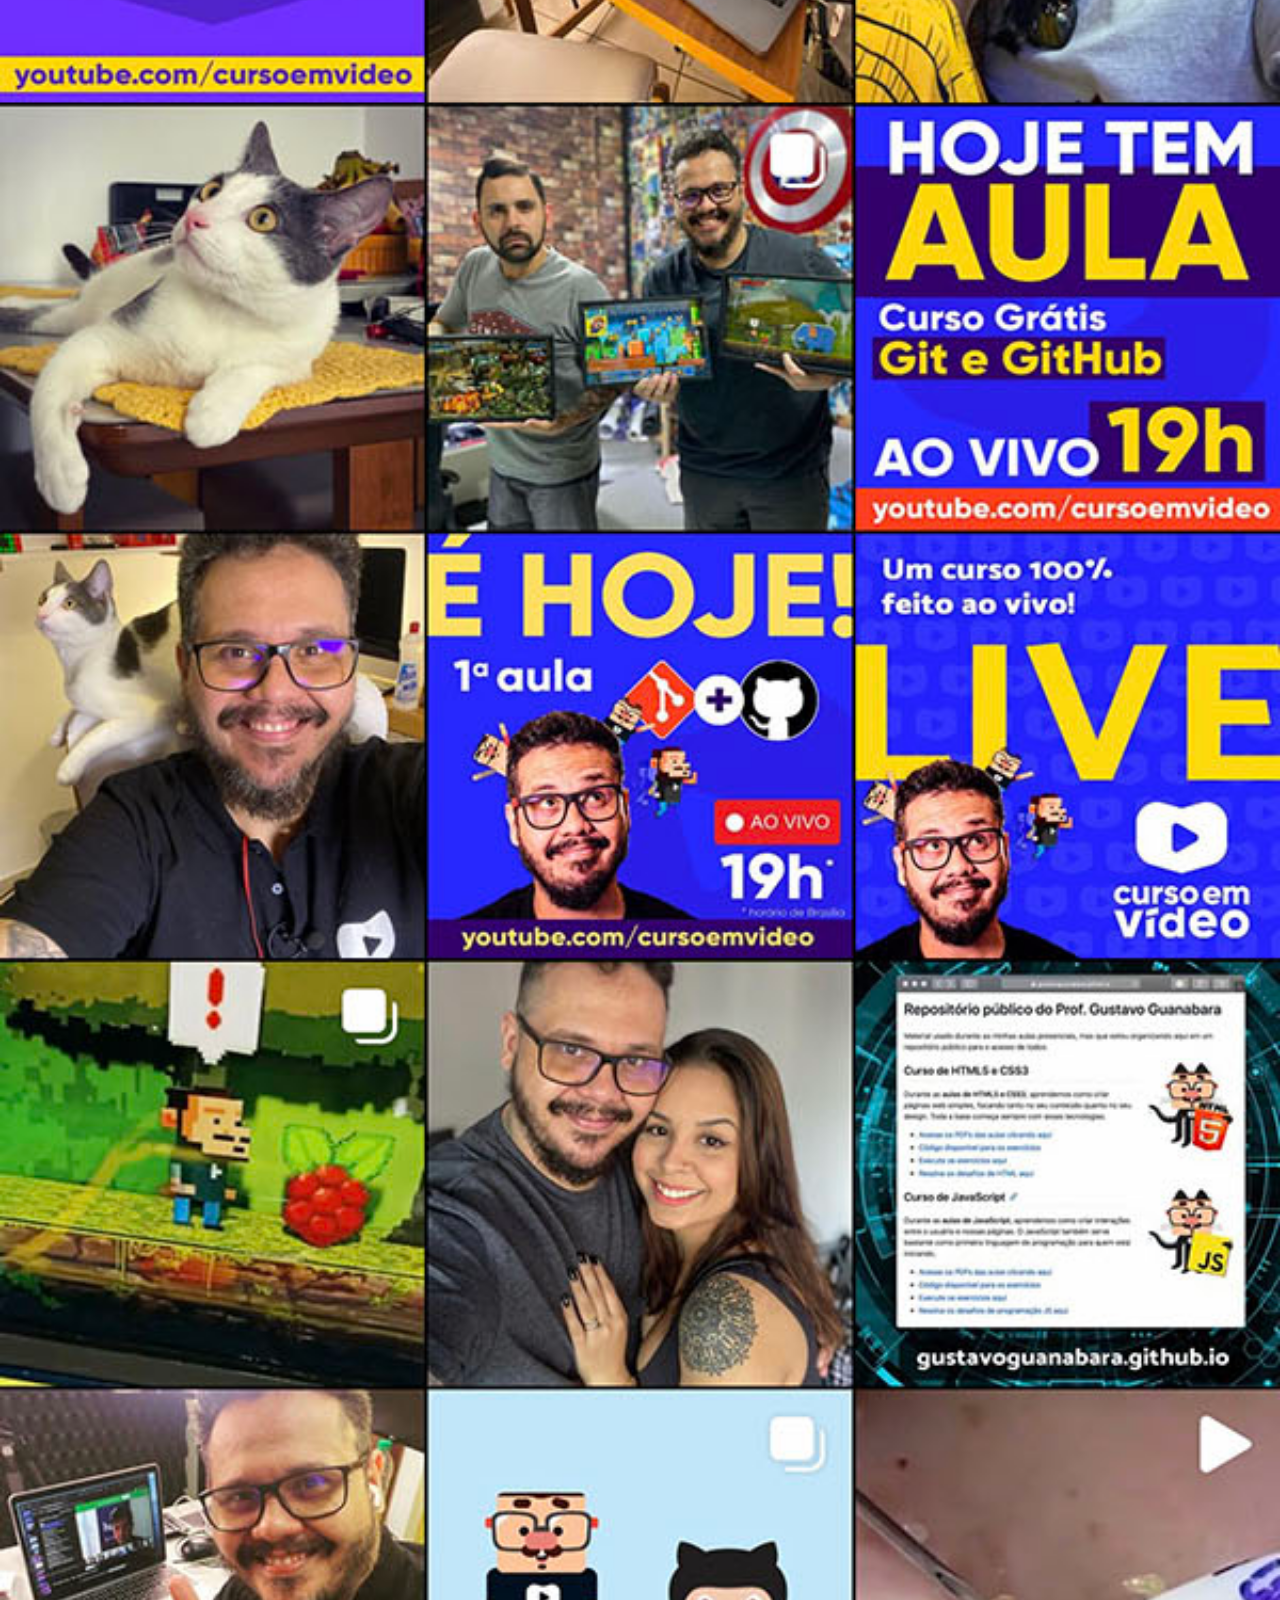
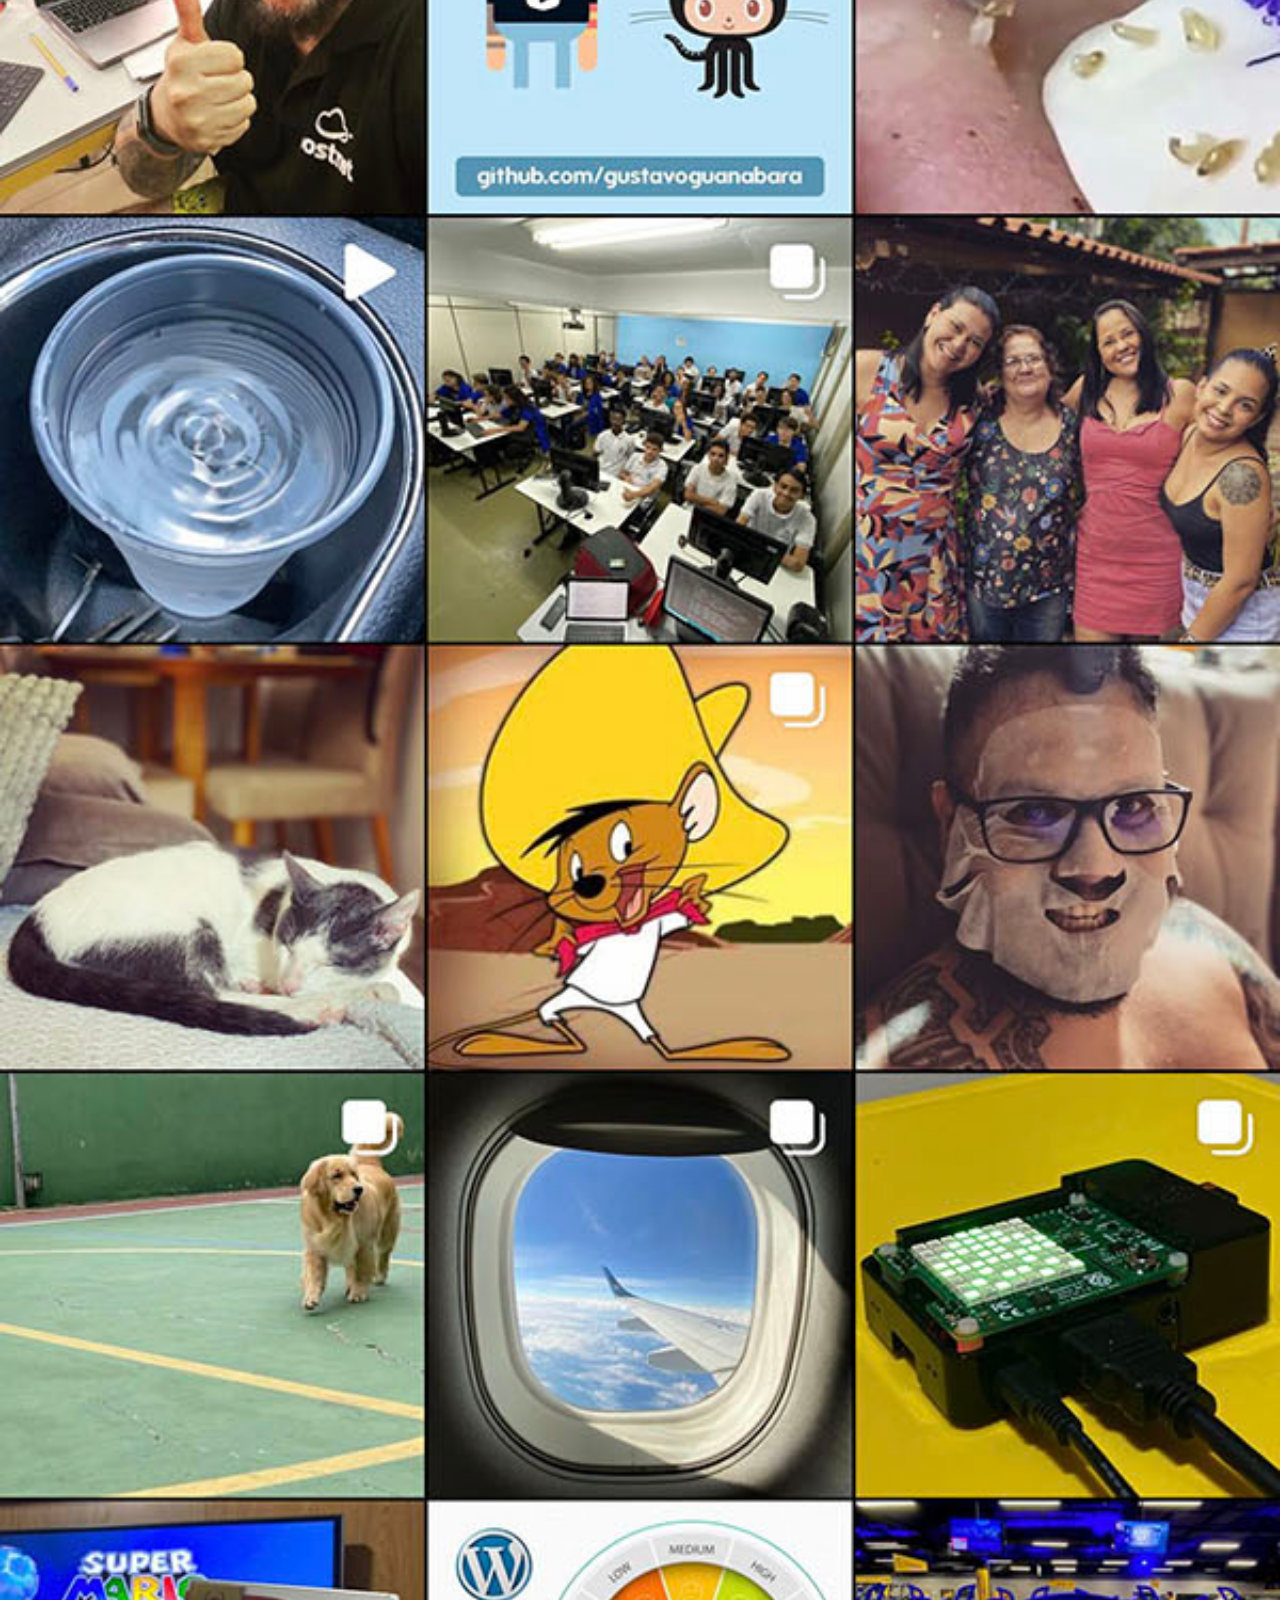
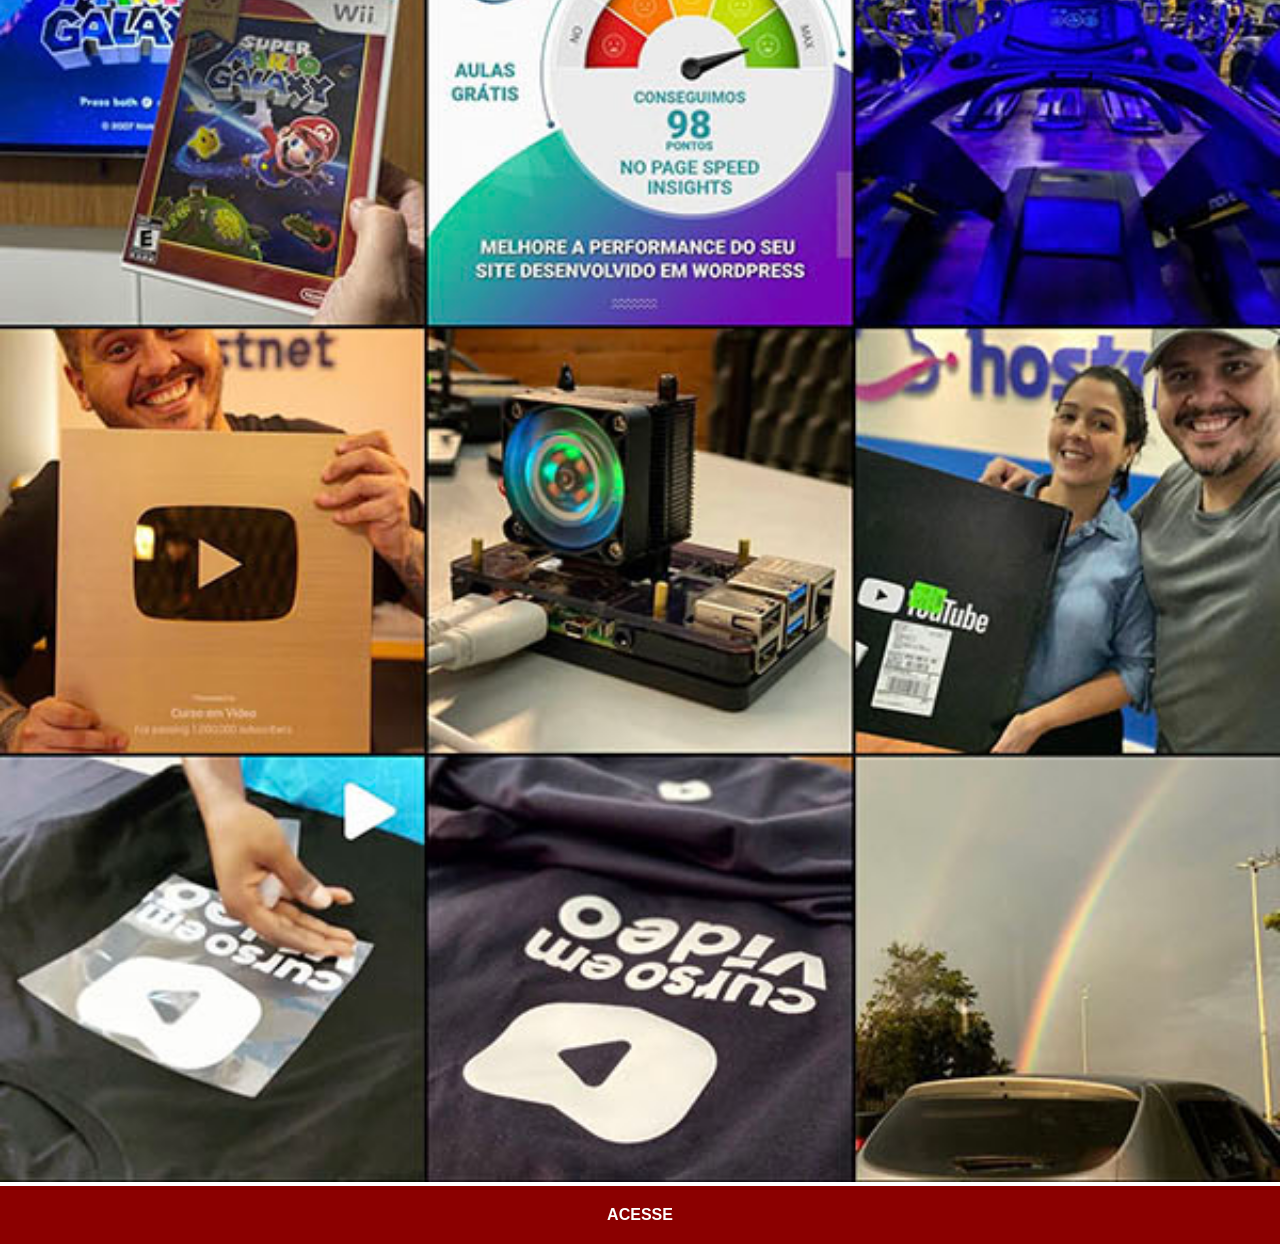
<file: instagram.html>
<!DOCTYPE html>
<html lang="pt-BR">
<head>
    <meta charset="UTF-8">
    <meta name="viewport" content="width=device-width, initial-scale=1.0">
    <link rel="stylesheet" href="estilo/social.css">
    <title>Instagram</title>
</head>
<body>
    <img src="imagens/tela-instagram.jpg" alt=""><a href="https://www.instagram.com/gustavoguanabara" target="_blank">ACESSE</a>
</body>
</html>
</file>
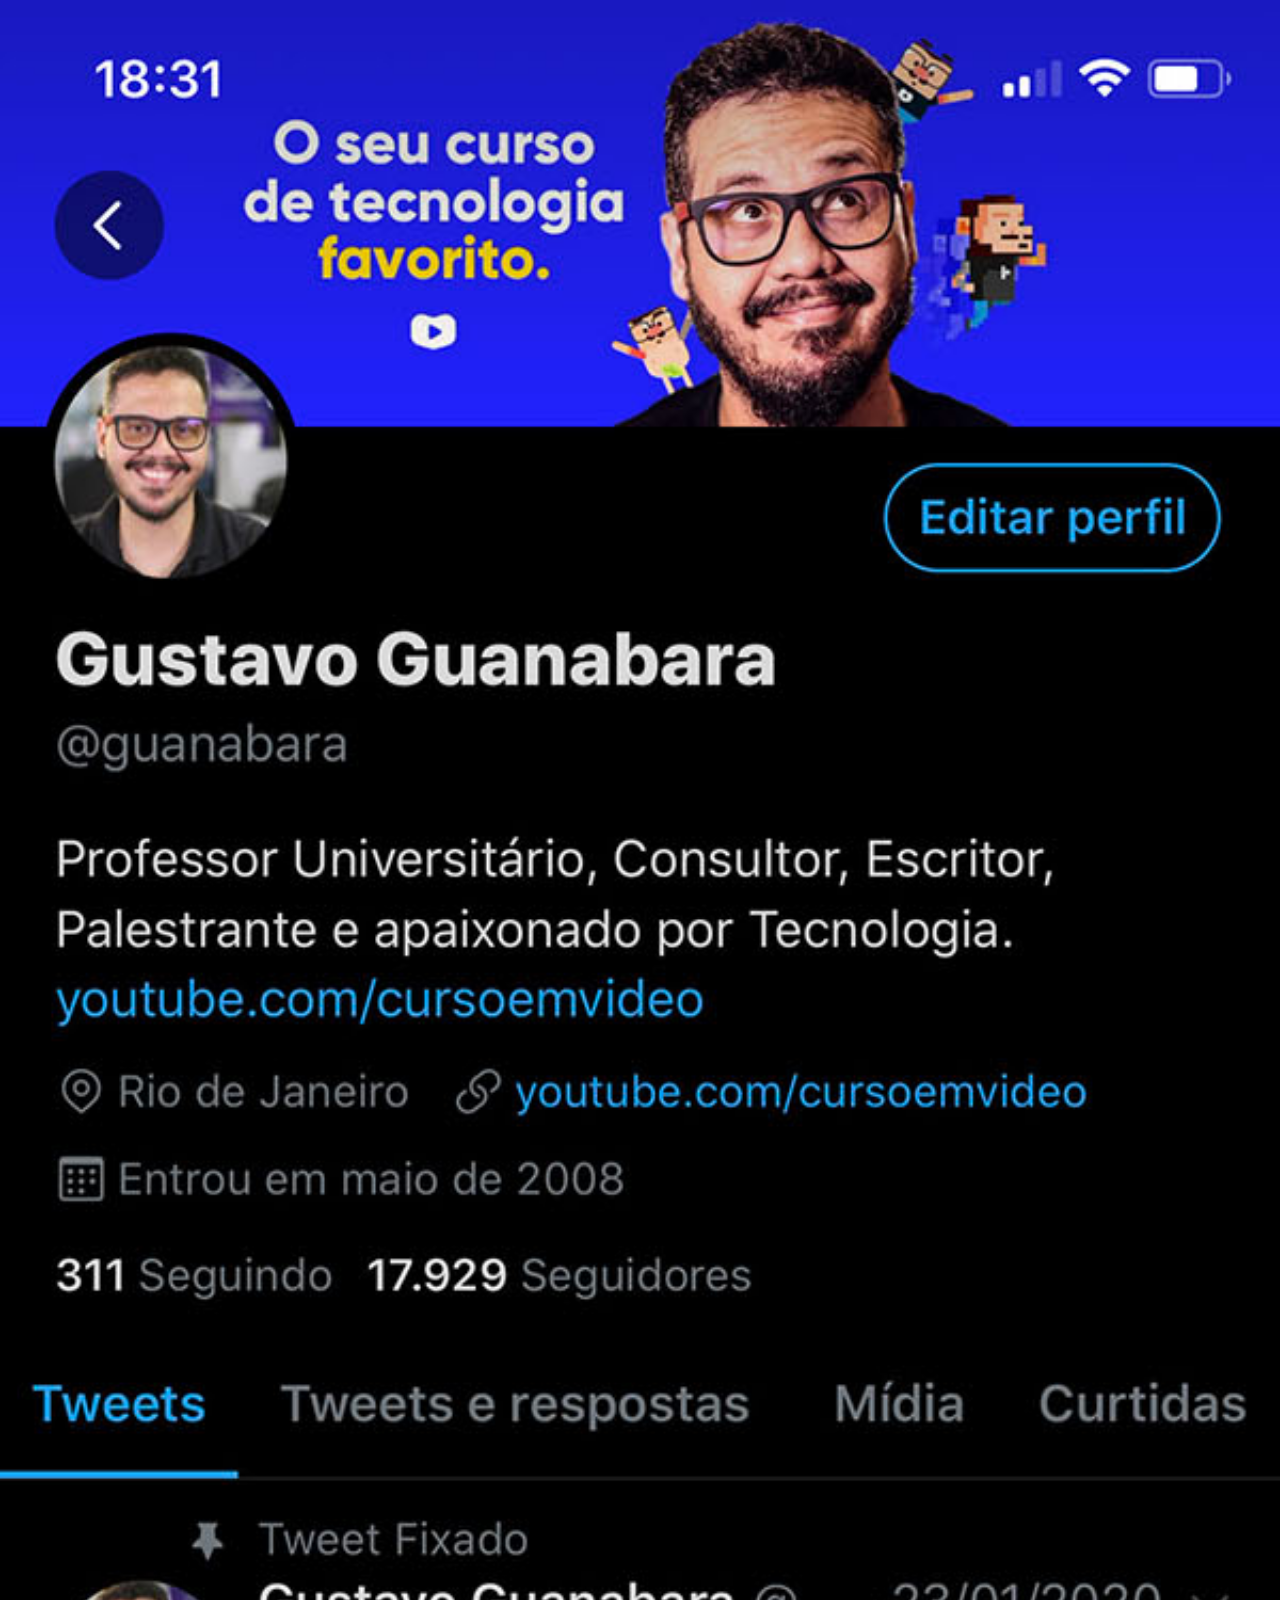
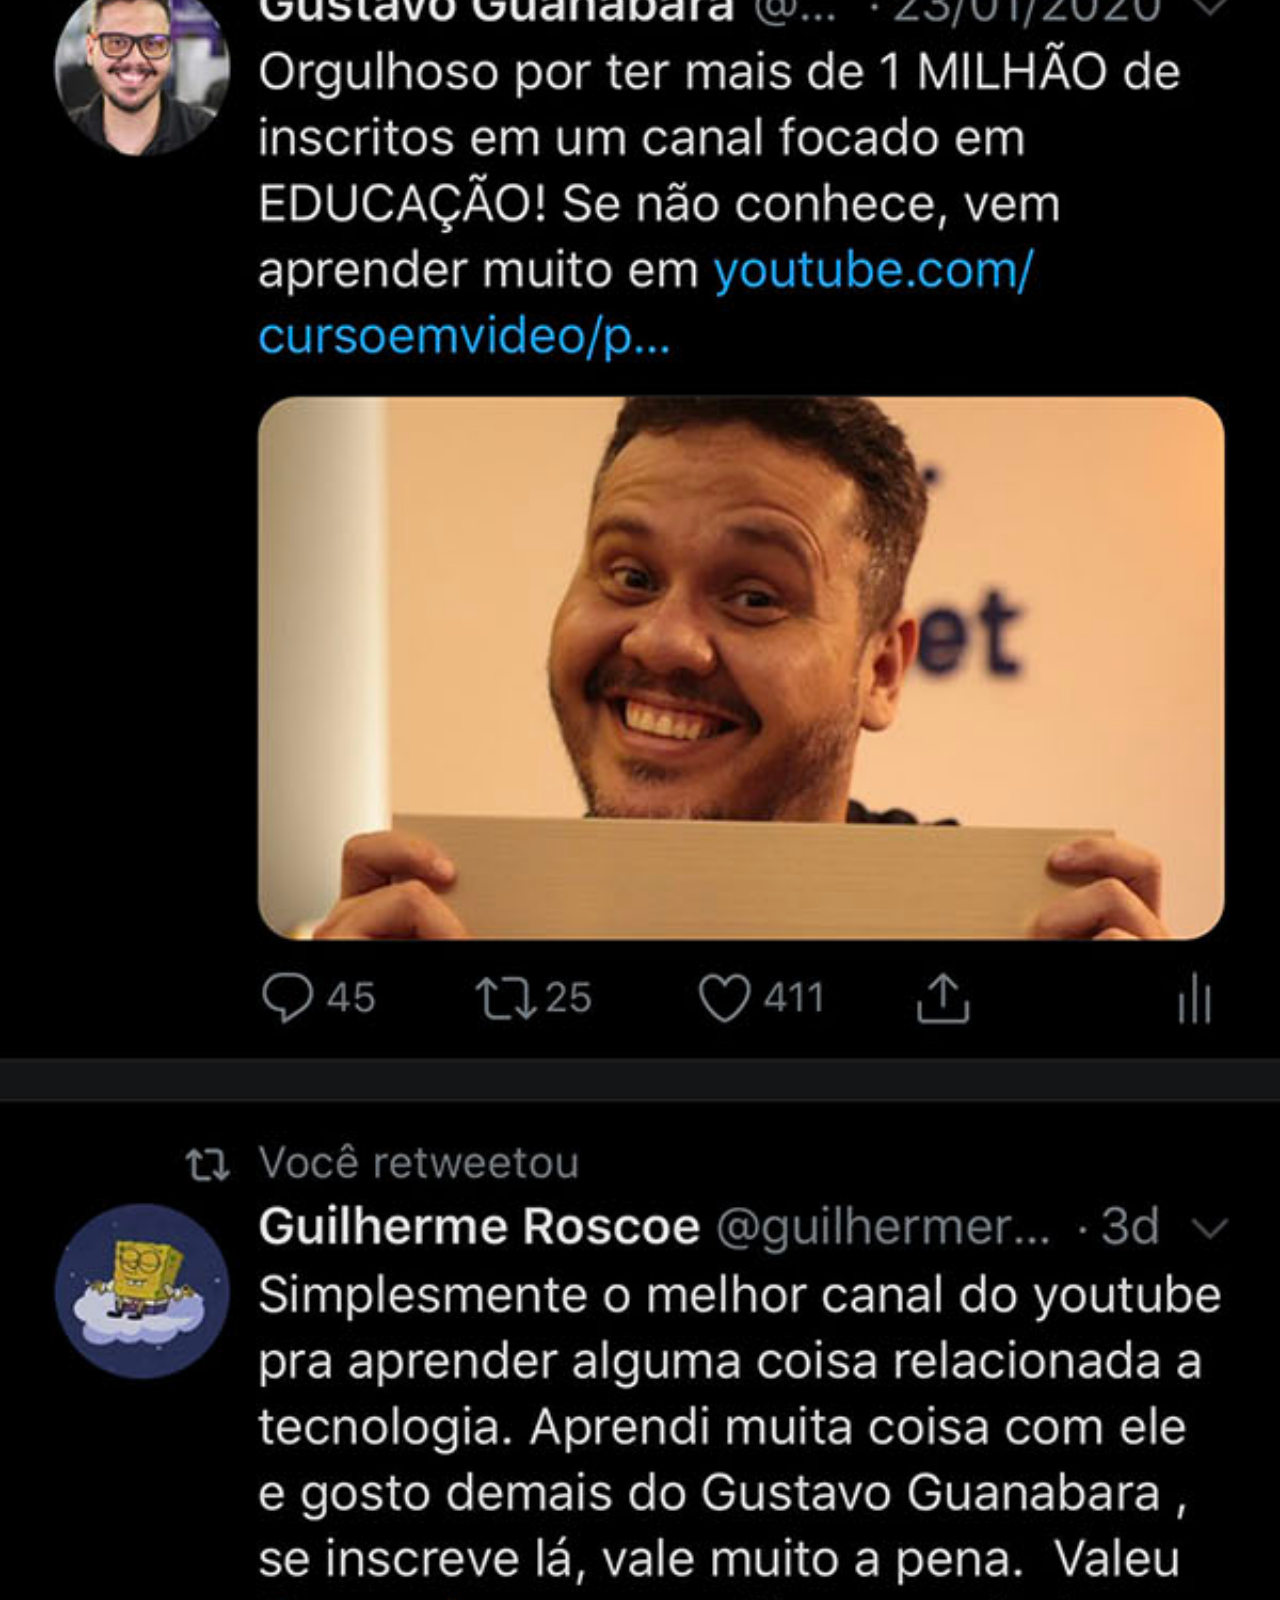
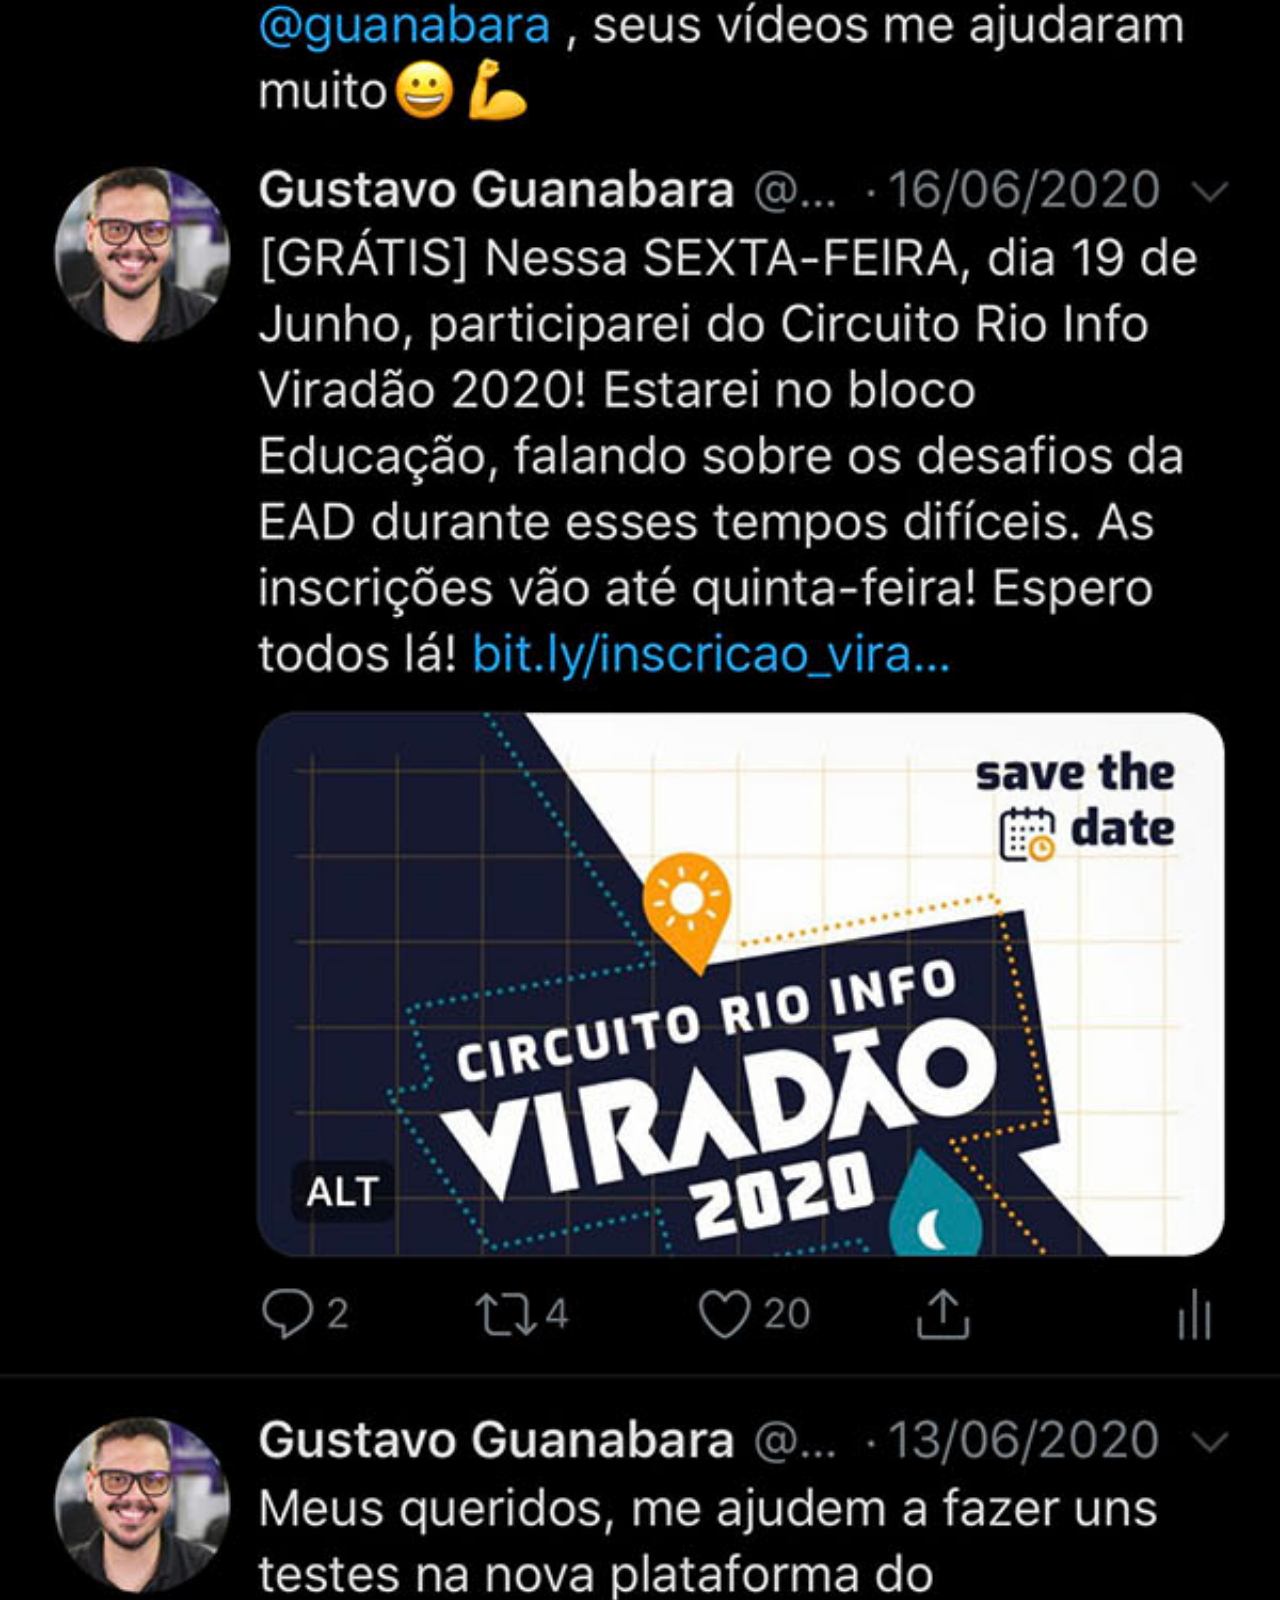
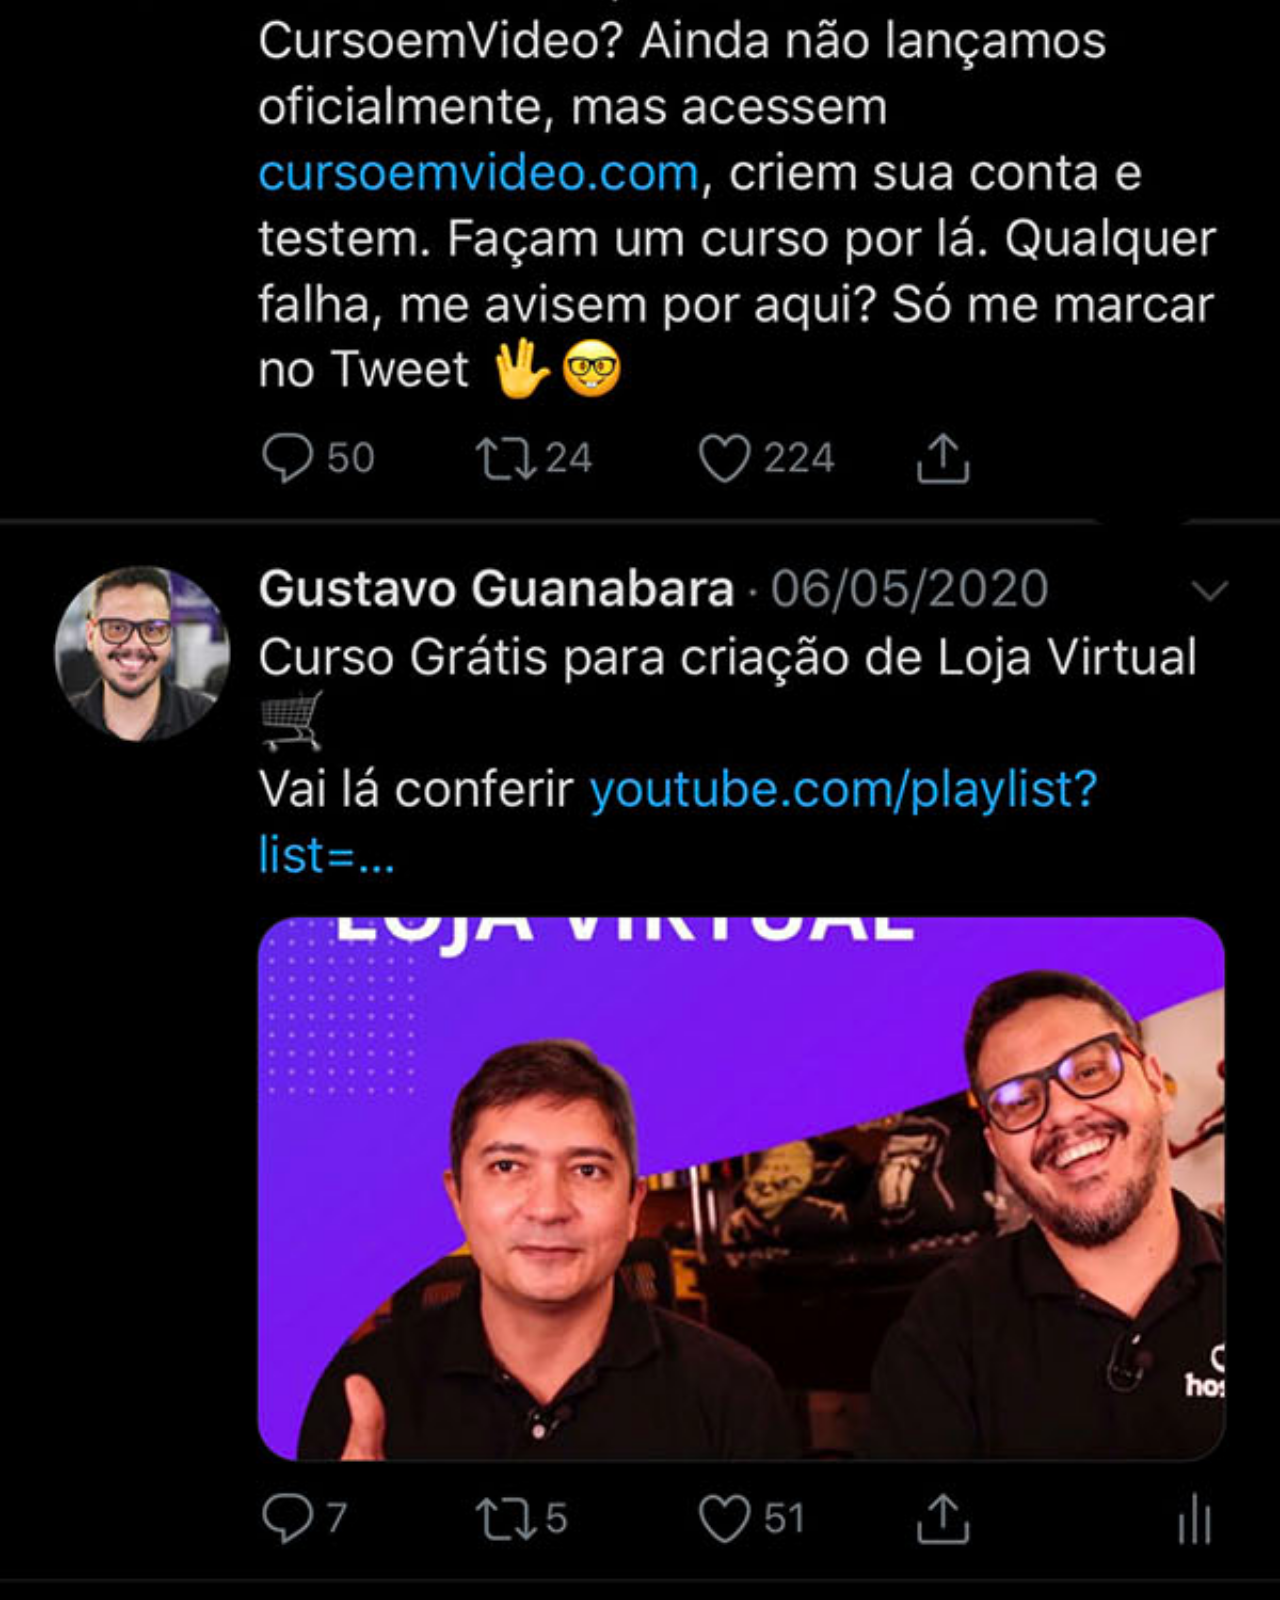
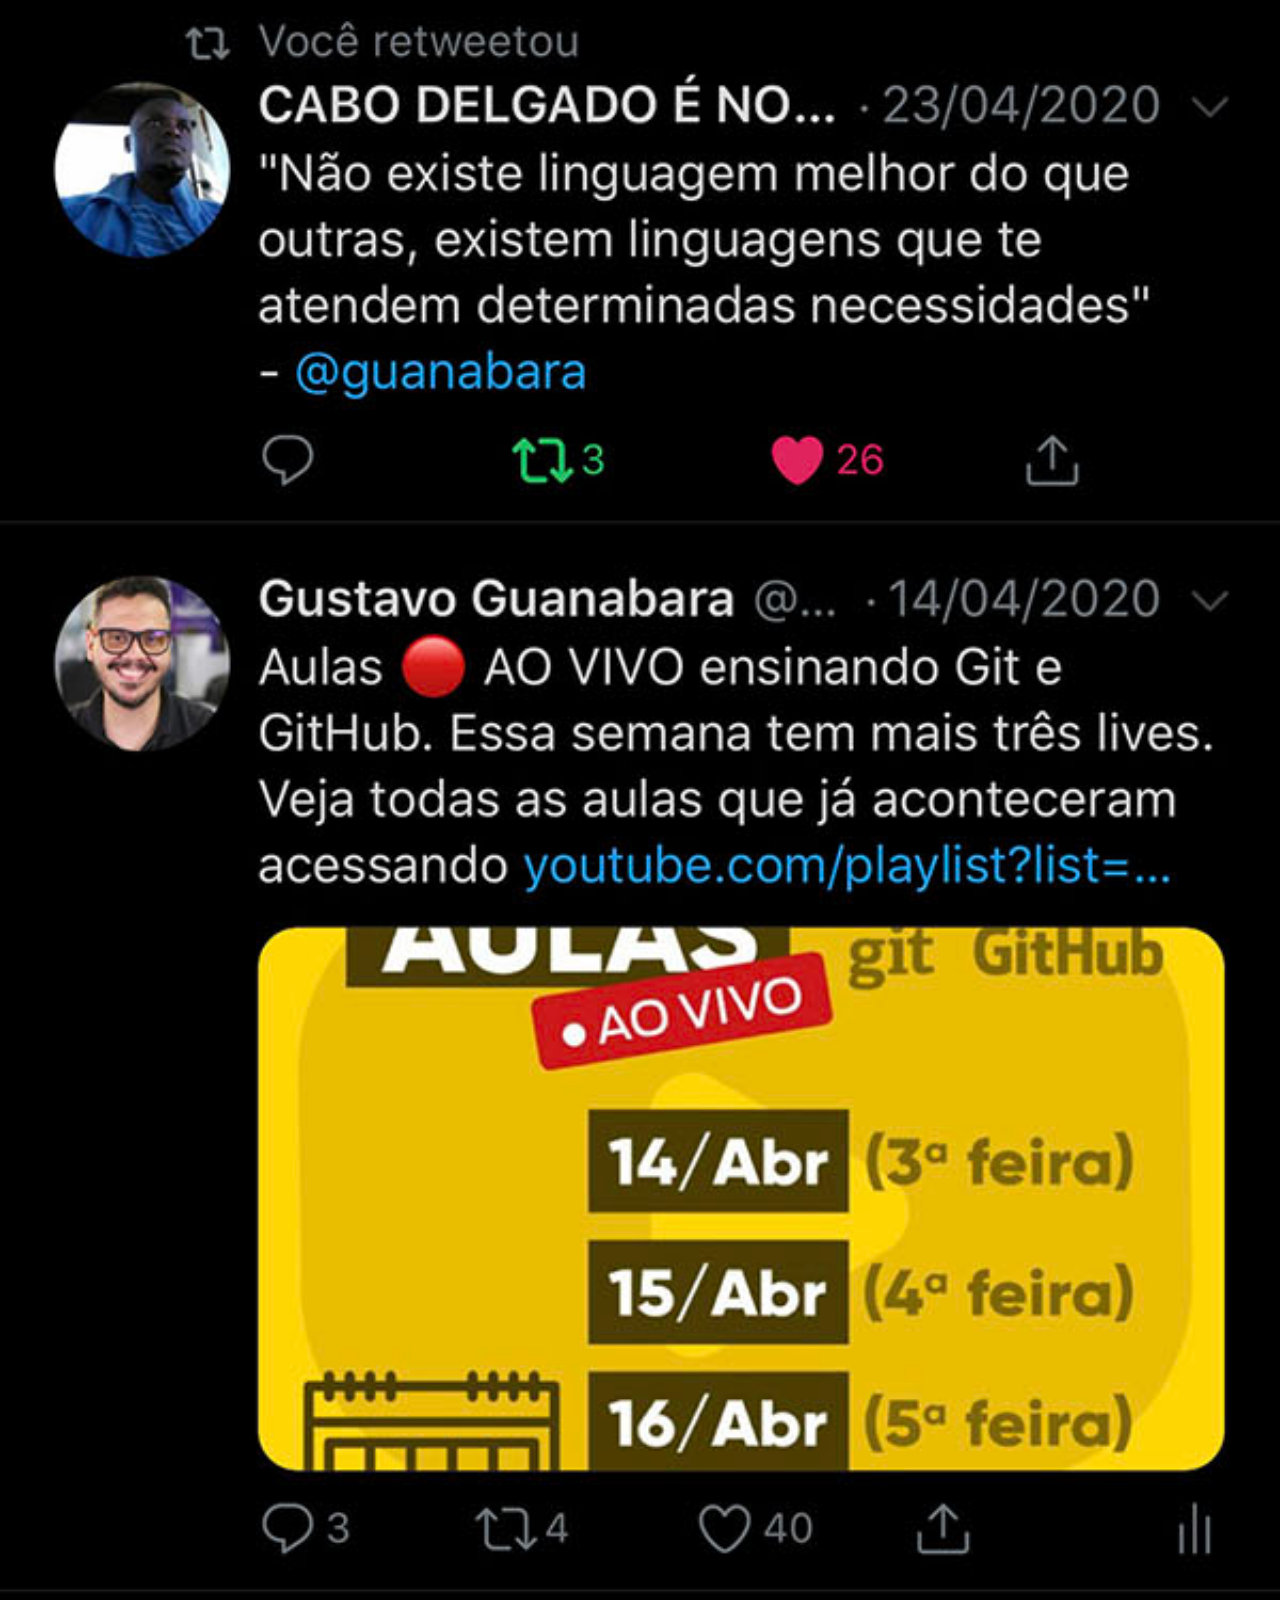
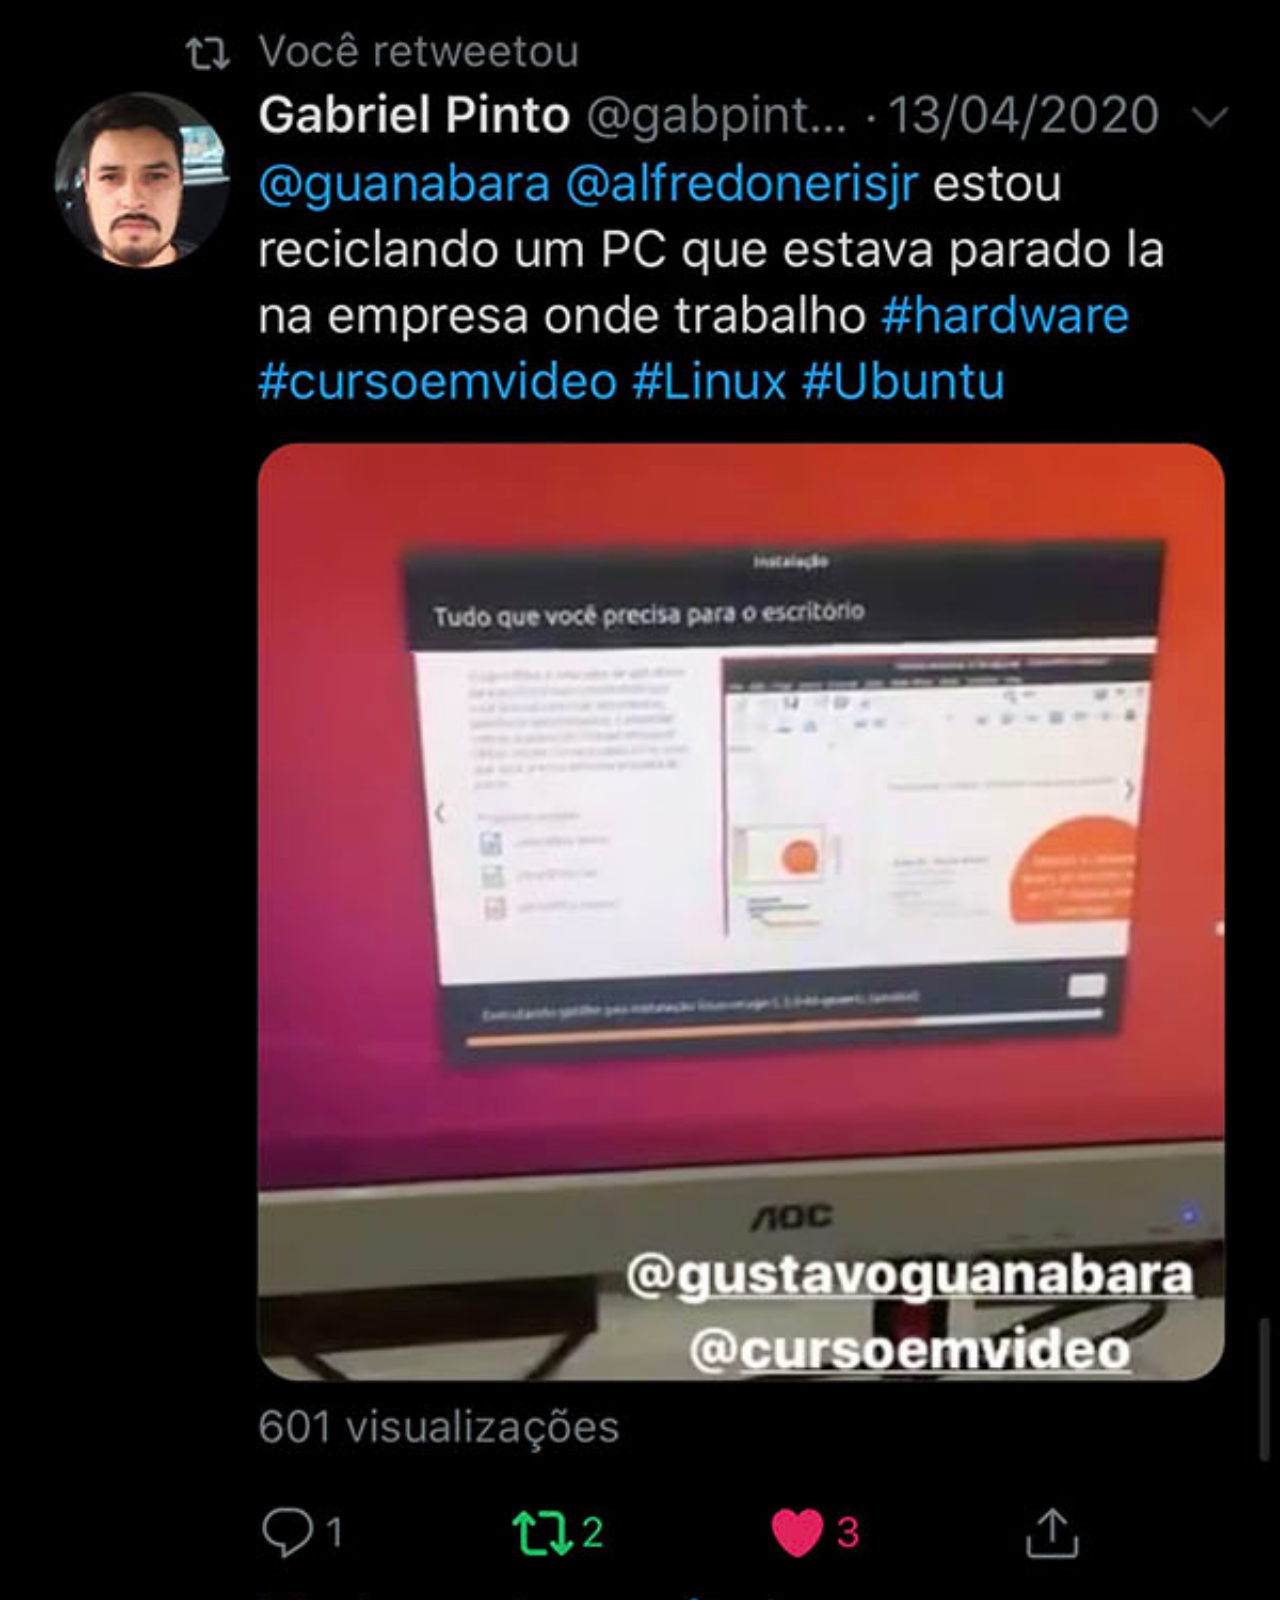
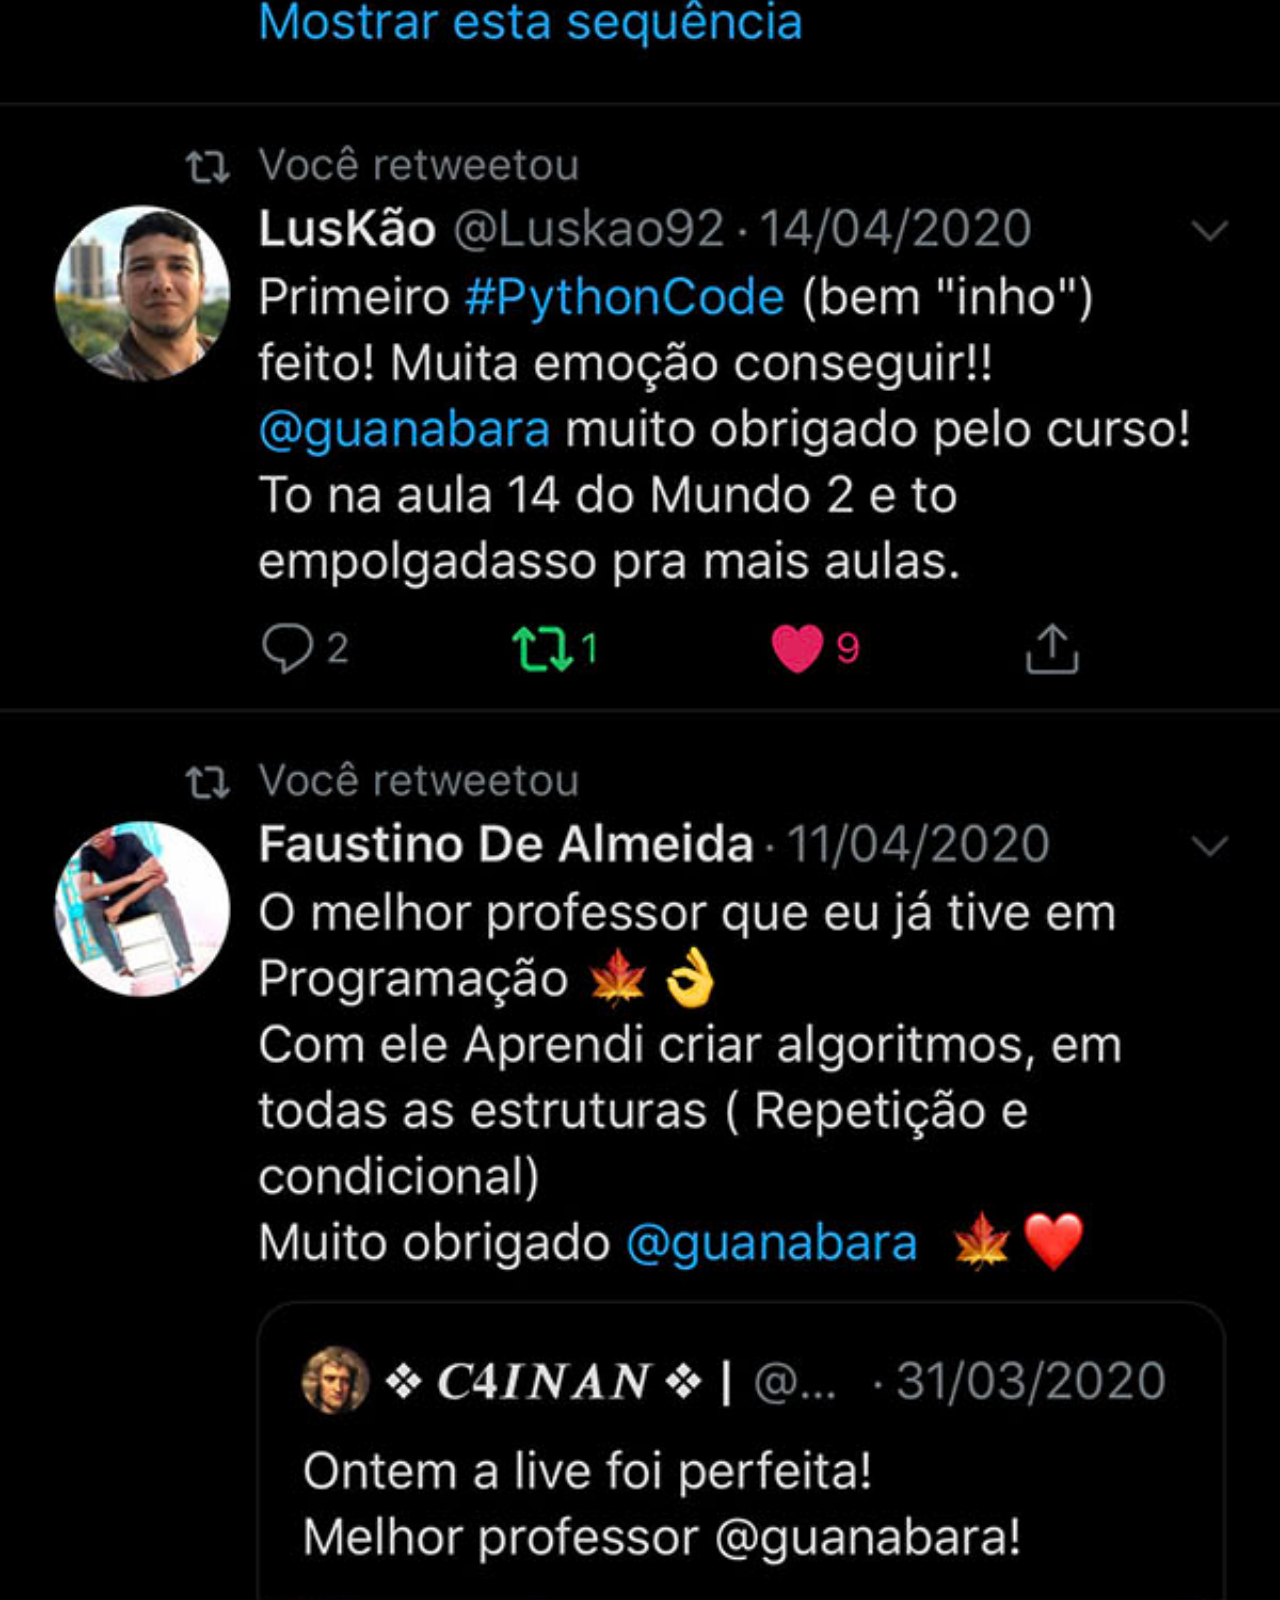
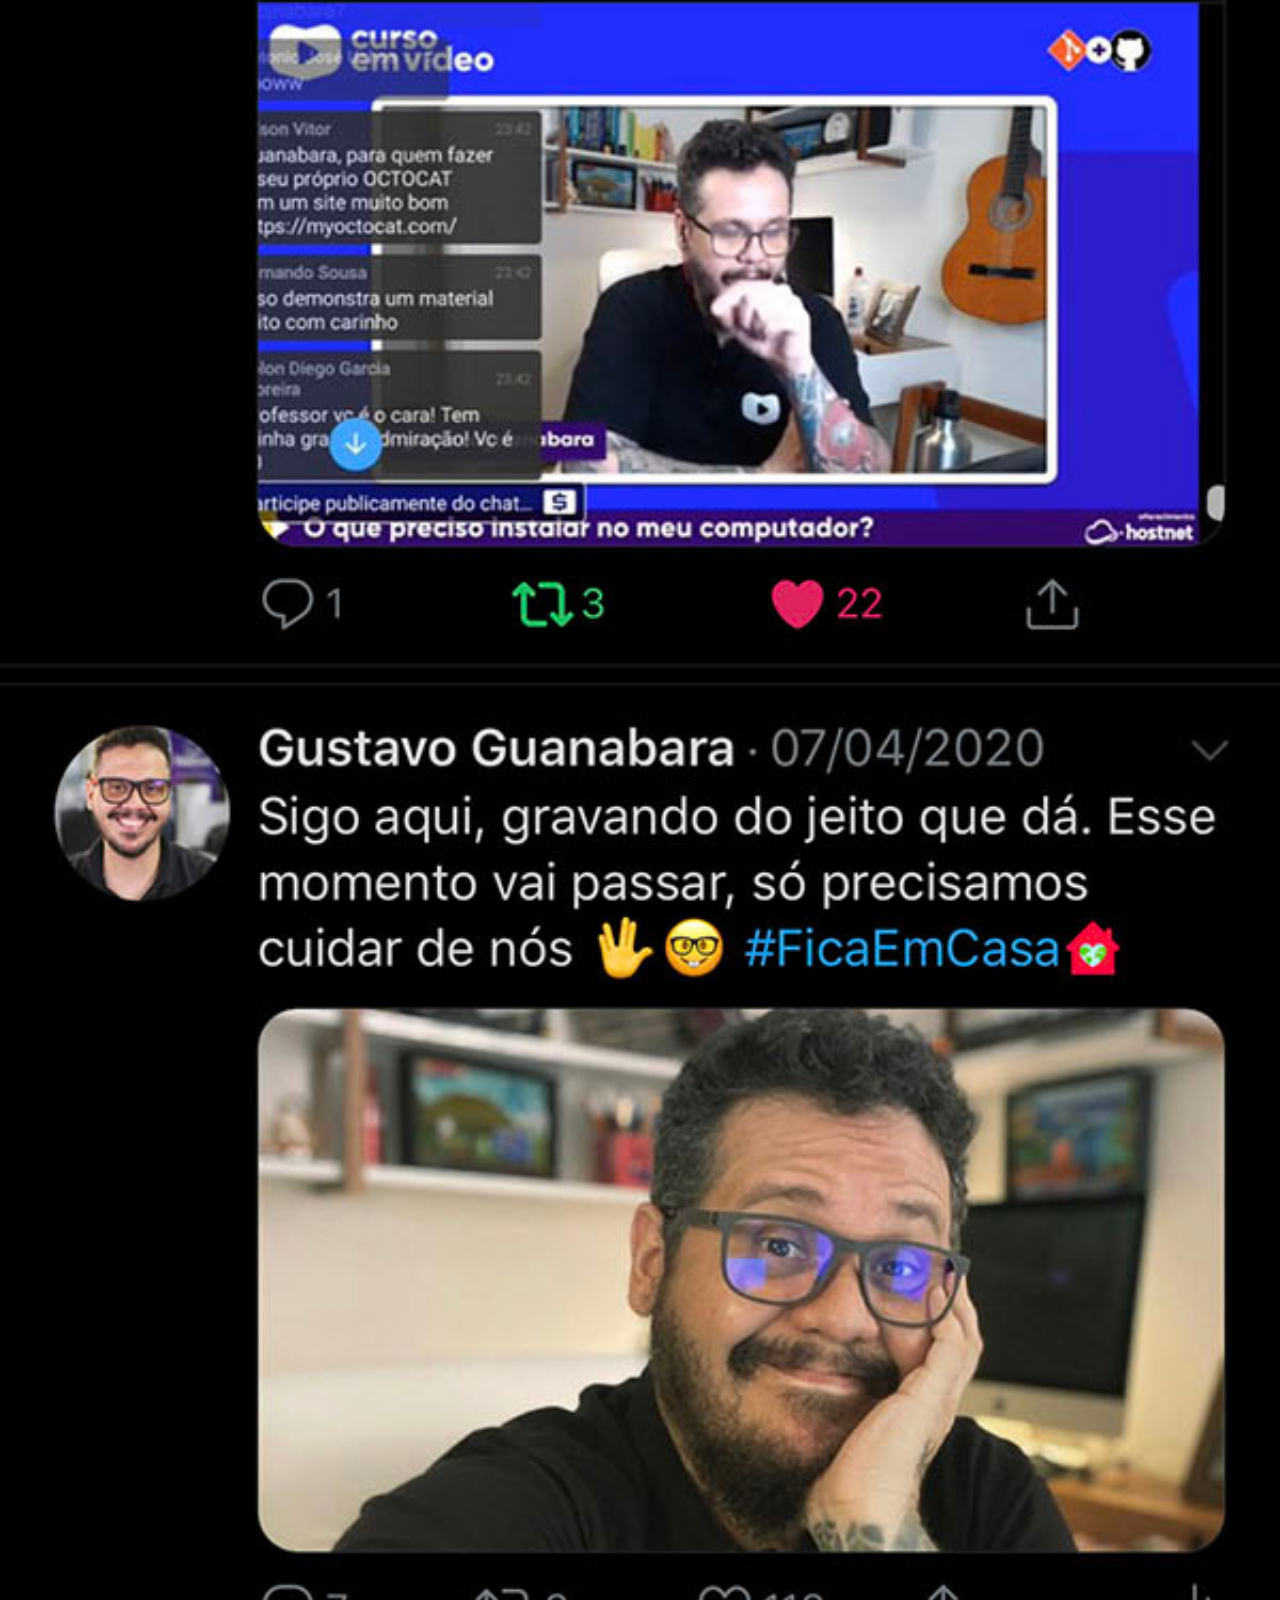
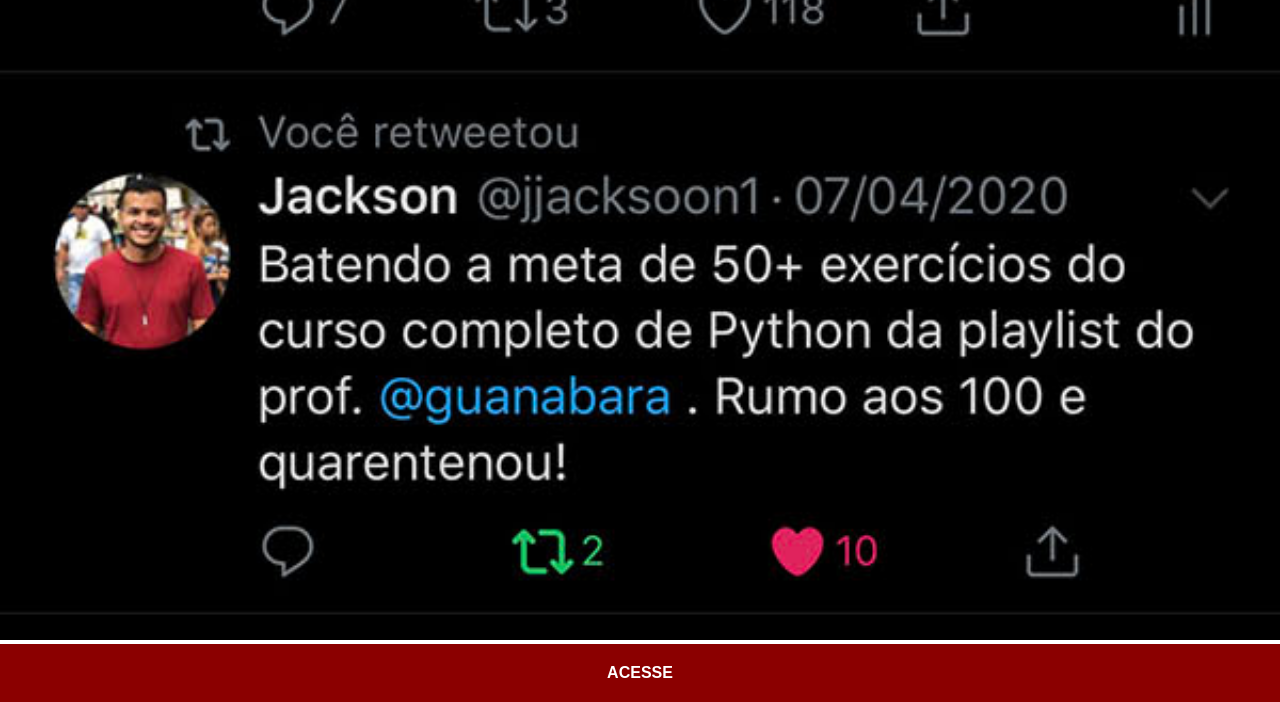
<file: twitter.html>
<!DOCTYPE html>
<html lang="pt-BR">
<head>
    <meta charset="UTF-8">
    <meta name="viewport" content="width=device-width, initial-scale=1.0">
    <link rel="stylesheet" href="estilo/social.css">
    <title>Twitter</title>
</head>
<body>
    <img src="imagens/tela-twitter.jpg" alt=""><a href="https://x.com/guanabara?lang=en" target="_blank">ACESSE</a>
</body>
</html>
</file>
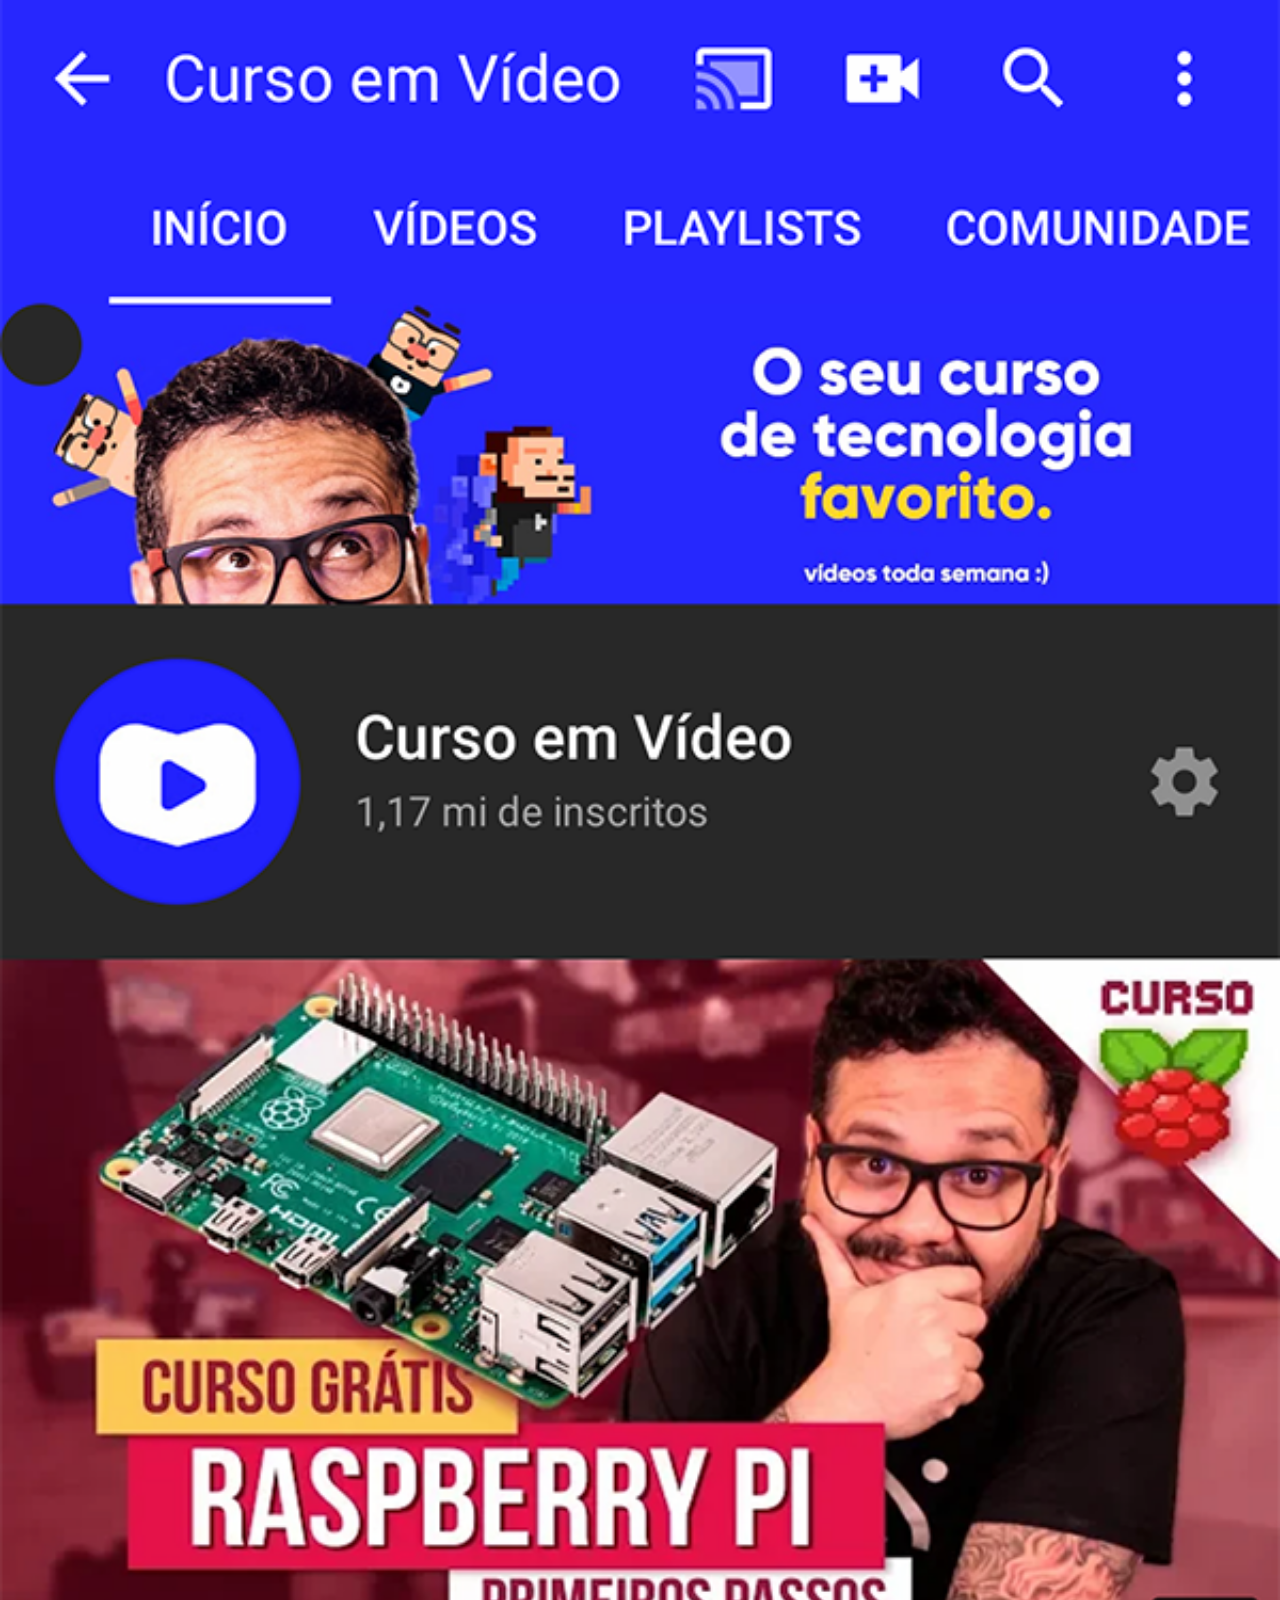
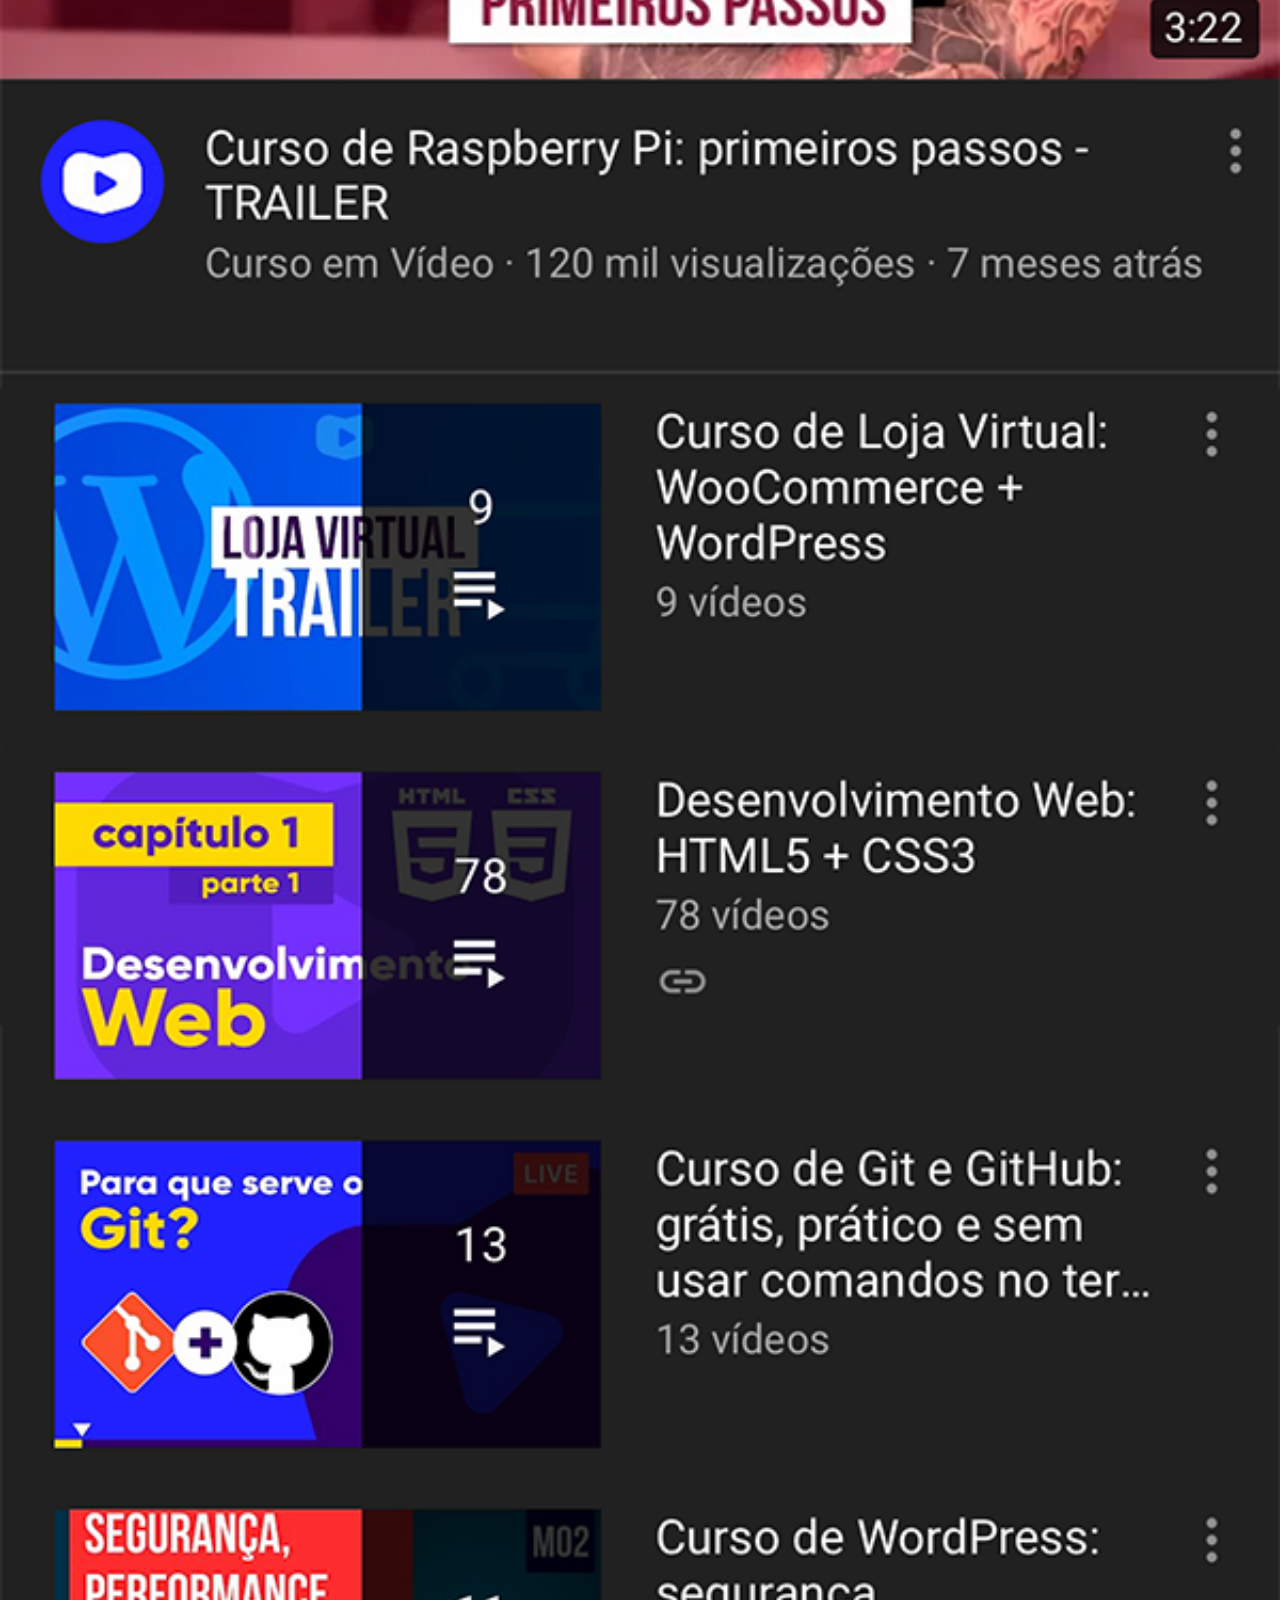
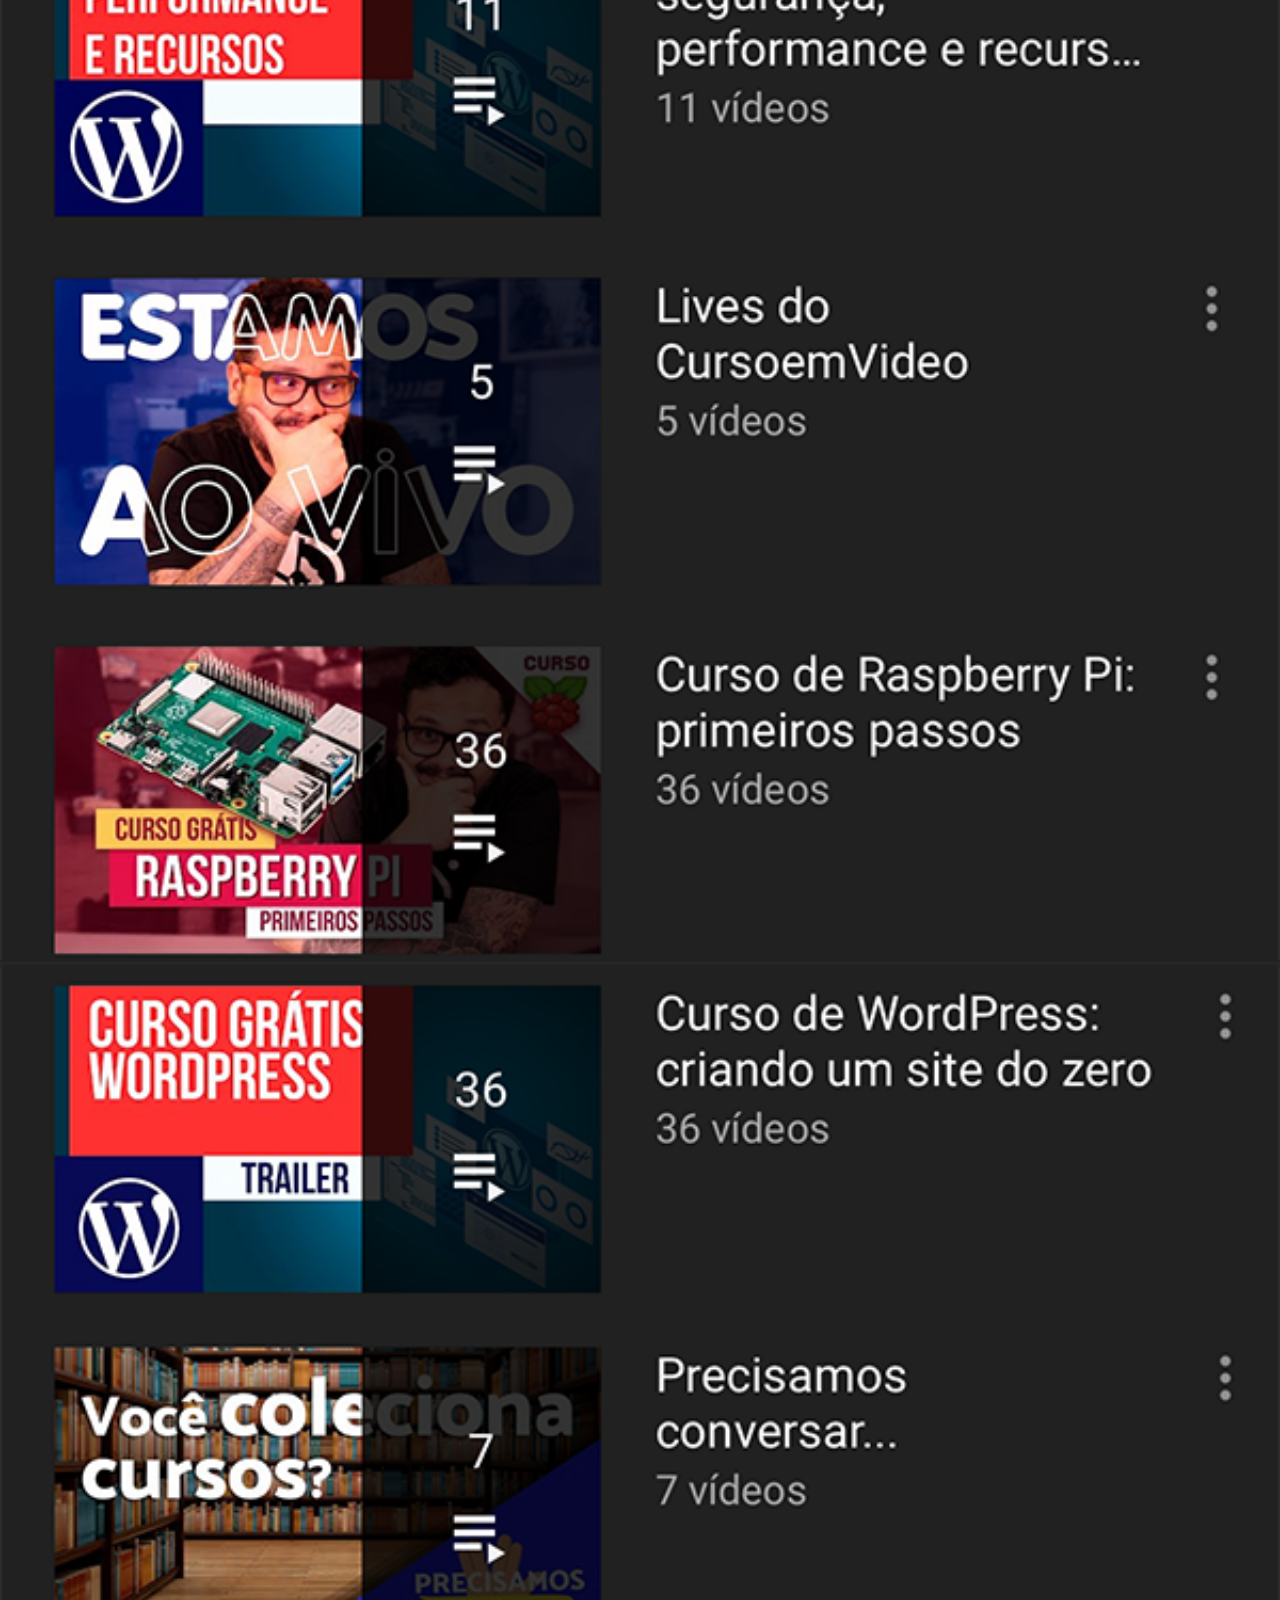
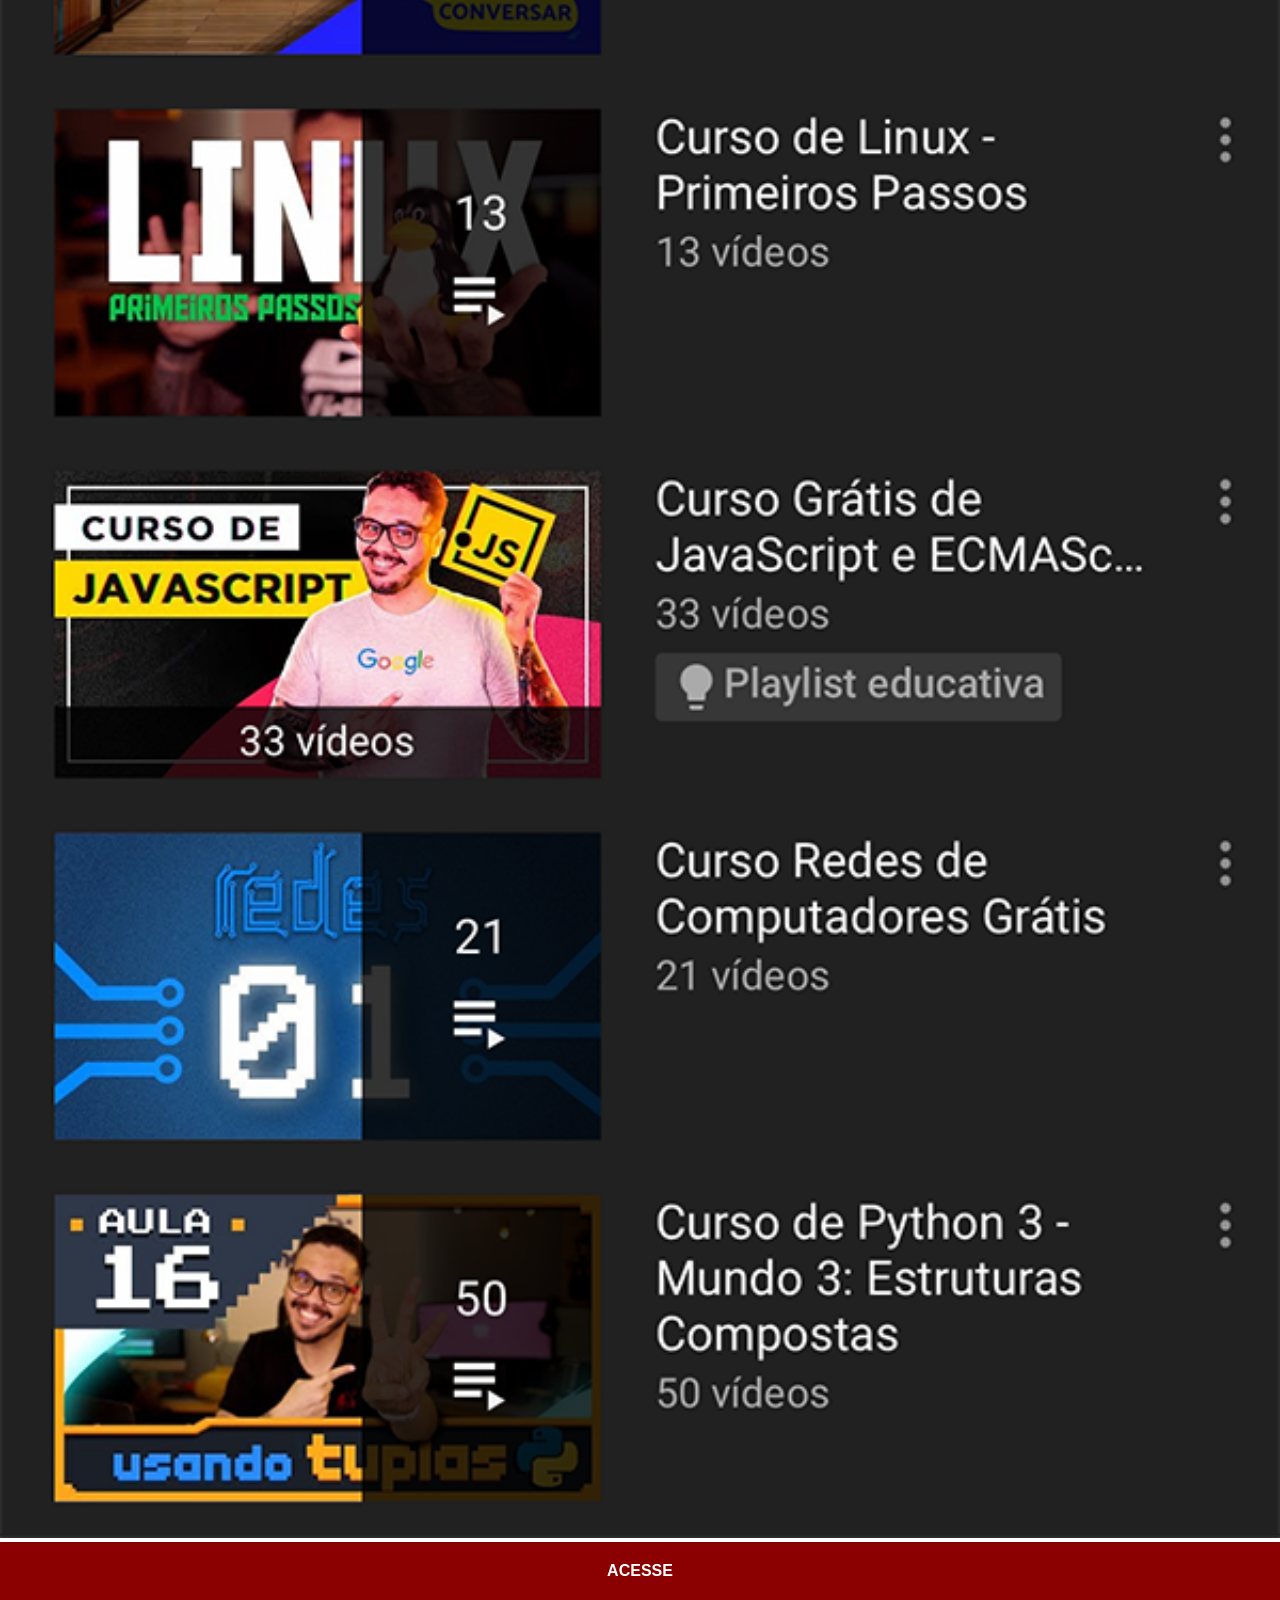
<file: youtube.html>
<!DOCTYPE html>
<html lang="pt-BR">
<head>
    <meta charset="UTF-8">
    <meta name="viewport" content="width=device-width, initial-scale=1.0">
    <link rel="stylesheet" href="estilo/social.css">
    <title>YouTube</title>

</head>
<body>
    <img src="imagens/tela-youtube.png" alt=""><a href="https://www.youtube.com/@cursoemvideo/playlists" target="_blank">ACESSE</a>
</body>
</html>
</file>
<file: estilo/style.css>
@charset "UTF-8";

* {
    margin: 0;
    padding: 0;
    font-family: Arial, Helvetica, sans-serif;
}

html, body {
    height: 100vh;
    width: 100vw;
    background-color: black;
}

body {
    background: url('../imagens/fundo-madeira.jpg') no-repeat top center;
    background-size: cover;
    background-attachment: fixed;
}

main {
    position: relative;
    height: 100vh;
}

section#telefone {
    position: absolute;
    top: 50%;
    left: 50%;
    transform: translate(-50%, -50%);
    height: 627px;
    width: 311px;
    background: url('../imagens/frame-iphone.png') no-repeat;
}

iframe#tela {
    position: relative;
    top: 80px;
    left: 23px;
    width: 265px;
    height: 471px;
}

section#redes-sociais {
    text-align: right;
}

section#redes-sociais img {
    width: 50px;
    margin: 10px;
    border-radius: 50%;
    box-shadow: 2px 2px 5px rgba(0, 0, 0, 0.4) ;
    box-sizing: border-box;
}

section#redes-sociais img:hover {
    transform: scale(1.2);
    transition: transform 0.3s ease;
}
</file>
<file: estilo/social.css>
@charset "UTF-8";

* {
    margin: 0;
    padding: 0;
    font-family: Arial, Helvetica, sans-serif;
}

::-webkit-scrollbar {
    width: 0px;
    height: 0px;
}

img {
    width: 100vw;
}

a {
    display: block;
    background-color: darkred;
    color: white;
    padding: 20px;
    text-align: center;
    font-weight: bolder;
    text-decoration: none;
}

a:hover{
    background-color: red;
}
</file>
